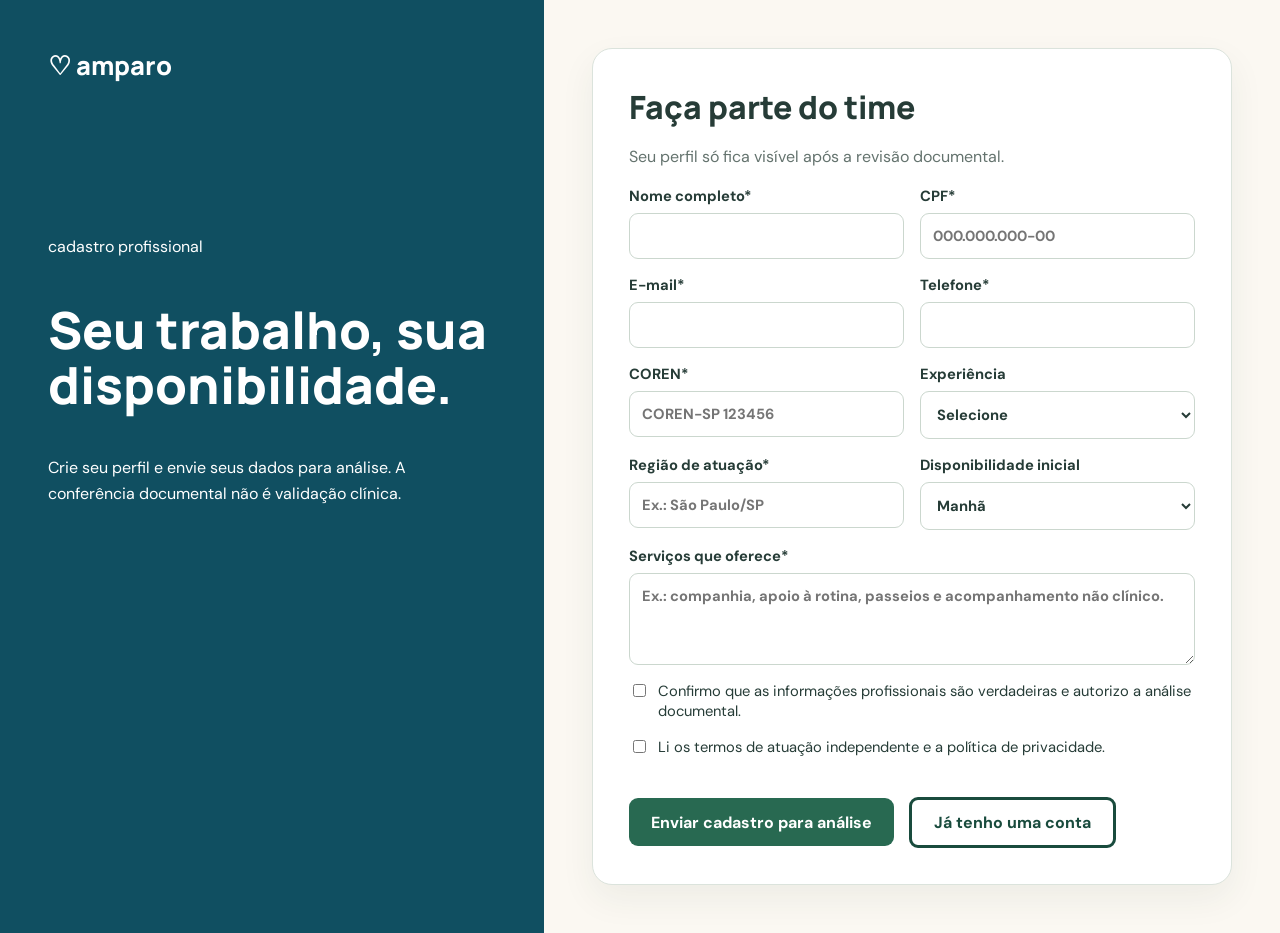
<file: pages/cadastro-cuidador.html>
<!doctype html>
<html lang="pt-BR">

<head>
    <meta charset="utf-8">
    <meta name="viewport" content="width=device-width,initial-scale=1">
    <title>Cadastro profissional | Amparo</title>
    <link rel="preconnect" href="https://fonts.googleapis.com">
    <link rel="preconnect" href="https://fonts.gstatic.com" crossorigin>
    <link
        href="https://fonts.googleapis.com/css2?family=DM+Sans:wght@400;500;600;700&family=Manrope:wght@600;700;800&display=swap"
        rel="stylesheet">
    <link rel="stylesheet" href="../style/core.css">
    <link rel="stylesheet" href="../style/acesso.css">
    <link rel="shortcut icon" href="../img/icon.svg" type="image/x-icon">
</head>

<body>
    <div class="access-shell">
        <aside class="access-aside"><a class="brand" href="../index.html">♡ amparo</a>
            <div>
                <p>cadastro profissional</p>
                <h1>Seu trabalho, sua disponibilidade.</h1>
                <p>Crie seu perfil e envie seus dados para análise. A conferência documental não é validação clínica.
                </p>
            </div>
        </aside>
        <main class="access-main">
            <section class="access-card">
                <h2>Faça parte do time</h2>
                <p>Seu perfil só fica visível após a revisão documental.</p>
                <form data-registration-form class="form-grid"><label>Nome completo*<input required
                            autocomplete="name"></label><label>CPF*<input required inputmode="numeric"
                            placeholder="000.000.000-00"></label><label>E-mail*<input required
                            type="email"></label><label>Telefone*<input required type="tel"></label><label>COREN*<input
                            required placeholder="COREN-SP 123456"></label><label>Experiência<select required>
                            <option value="">Selecione</option>
                            <option>Até 1 ano</option>
                            <option>2 a 5 anos</option>
                            <option>Mais de 5 anos</option>
                        </select></label><label>Região de atuação*<input required
                            placeholder="Ex.: São Paulo/SP"></label><label>Disponibilidade inicial<select required>
                            <option>Manhã</option>
                            <option>Tarde</option>
                            <option>Noite</option>
                            <option>Variável</option>
                        </select></label><label class="full">Serviços que oferece*<textarea required
                            placeholder="Ex.: companhia, apoio à rotina, passeios e acompanhamento não clínico."></textarea></label><label
                        class="checkbox full"><input required type="checkbox">Confirmo que as informações profissionais
                        são verdadeiras e autorizo a análise documental.</label><label class="checkbox full"><input
                            required type="checkbox">Li os termos de atuação independente e a política de
                        privacidade.</label>
                    <div class="full submit-row">
                        <button class="button" type="submit">Enviar cadastro para análise</button>
                        <a href="login.html">
                            <button class="button-2"> Já tenho uma conta</button>
                        </a>
                    </div>
                </form>
            </section>
        </main>
    </div>
    <script src="../js/acesso.js"></script>
</body>

</html>
</file>
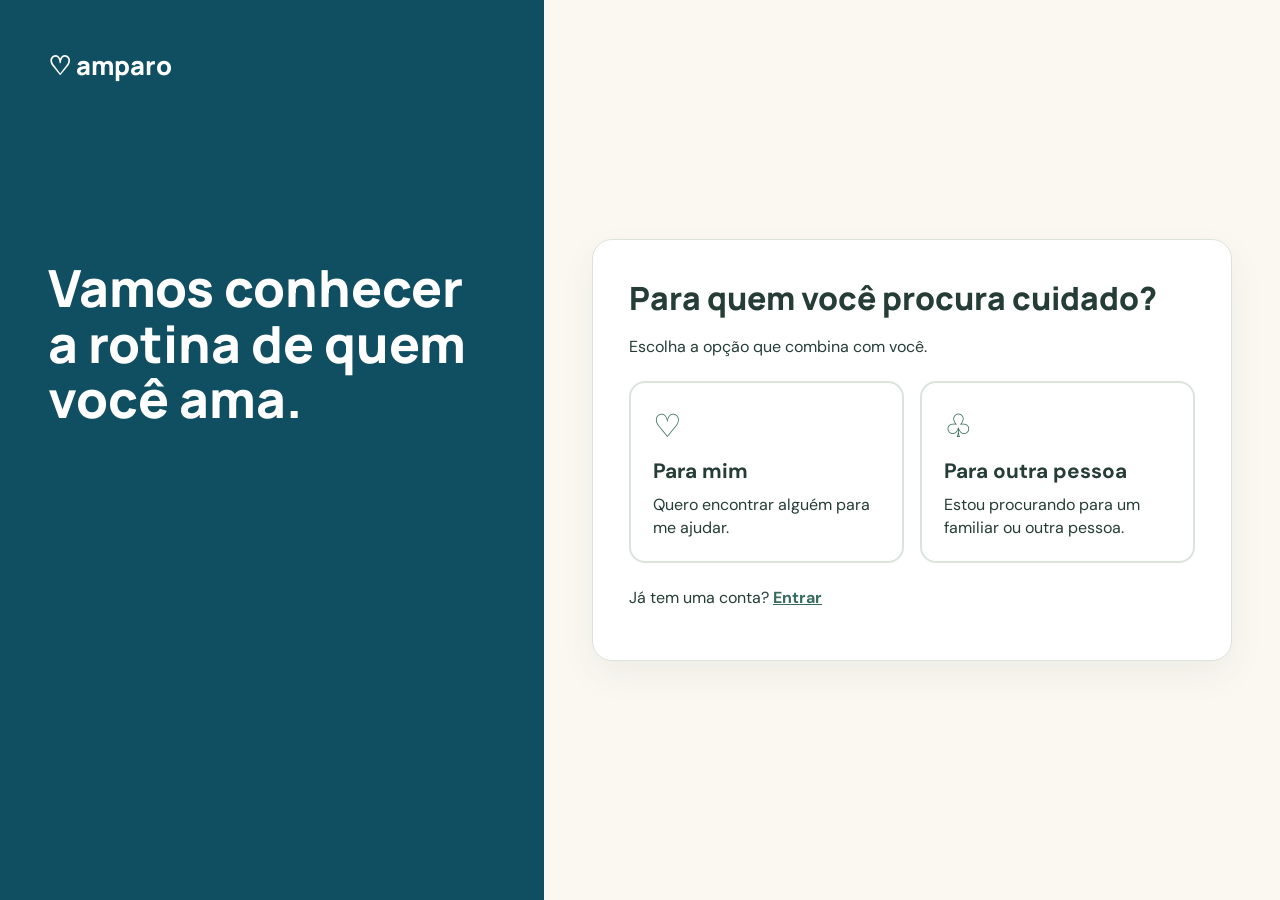
<file: pages/cadastro-usuario.html>
<!doctype html>
<html lang="pt-BR">

<head>
    <meta charset="utf-8">
    <meta name="viewport" content="width=device-width,initial-scale=1">
    <title>Cadastro da família | Amparo</title>
    <link rel="preconnect" href="https://fonts.googleapis.com">
    <link rel="preconnect" href="https://fonts.gstatic.com" crossorigin>
    <link
        href="https://fonts.googleapis.com/css2?family=DM+Sans:wght@400;500;600;700&family=Manrope:wght@600;700;800&display=swap"
        rel="stylesheet">
    <link rel="stylesheet" href="../style/core.css">
    <link rel="stylesheet" href="https://cdnjs.cloudflare.com/ajax/libs/font-awesome/6.7.2/css/all.min.css">
    <link rel="stylesheet" href="../style/acesso.css">
    <link rel="stylesheet" href="../style/mapa.css">
    <link rel="shortcut icon" href="../img/icon.svg" type="image/x-icon">
</head>

<body>
    <div class="access-shell">
        <aside class="access-aside"><a class="brand" href="../index.html">♡ amparo</a>
            <div>
                <h1>Vamos conhecer a rotina de quem você ama.</h1>
            </div>
        </aside>
        <main class="access-main">
            <section class="access-card">
                <div id="care-choice">
                    <h2>Para quem você procura cuidado?</h2>
                    <p>Escolha a opção que combina com você.</p>
                    <div class="care-choice-grid">
                        <button type="button" class="care-choice" data-care-for="self"><span aria-hidden="true">♡</span><strong>Para mim</strong><small>Quero encontrar alguém para me ajudar.</small></button>
                        <button type="button" class="care-choice" data-care-for="other"><span aria-hidden="true">♧</span><strong>Para outra pessoa</strong><small>Estou procurando para um familiar ou outra pessoa.</small></button>
                    </div>
                    <p>Já tem uma conta? <a href="login.html">Entrar</a></p>
                </div>
                <div id="registration-step" hidden>
                <button type="button" class="access-back" id="back-to-choice"><i class="fa-solid fa-arrow-left"></i> Voltar</button>
                <h2>Vamos começar?</h2>
                <p>Preencha os campos para continuar.</p>
                <p class="registration-choice" id="selected-service" hidden aria-live="polite"></p>
                <form data-family-registration class="form-grid">
                    <label>
                        Seu nome*
                        <input name="name" placeholder="Como podemos chamar você?" required autocomplete="name">
                    </label>
                    <label>
                        Telefone*
                        <input name="phone" placeholder="(11) 99999-9999" required type="tel" autocomplete="tel">
                    </label>
                    <label>
                        CPF*
                        <input name="cpf" placeholder="000.000.000-00" required type="text" autocomplete="cpf">
                    </label>
                    <label>
                        Crie uma senha*
                        <input name="senha" placeholder="Sua senha" required type="password" autocomplete="password">
                    </label>
                    <div class="full form-grid" id="recipient-fields" hidden><label>Nome de quem receberá o cuidado*<input name="recipient"></label><label>Qual é sua relação?<select name="relationship"><option value="">Selecione</option><option>Filho(a)</option><option>Familiar</option><option>Outra pessoa</option></select></label></div>
                    <label>Serviço desejado<select name="service" required>
                            <option>Banho e higiene</option>
                            <option>Troca de curativos</option>
                            <option>Acompanhamento</option>
                            <option>Cuidados do dia a dia</option>
                        </select></label><div class="address-field" data-address><label for="registration-location">Bairro e cidade*</label><div class="address-input-wrap"><input id="registration-location" name="location" data-address-input required autocomplete="off" placeholder="Ex.: São Paulo/SP"><div data-address-results hidden></div></div><div class="address-actions"><button type="button" class="location-button" data-address-geolocate><i class="fa-solid fa-location-crosshairs" aria-hidden="true"></i> Minha localização</button><button type="button" class="location-button" data-address-search><i class="fa-solid fa-magnifying-glass" aria-hidden="true"></i> Buscar</button></div><span data-address-status role="status"></span><small>Endereços © <a href="https://www.openstreetmap.org/copyright" target="_blank" rel="noopener">OpenStreetMap</a></small></div>
                    <div class="full submit-row">
                        <button class="button" type="submit">Continuar</button>
                        <a href="login.html">
                            <span class="button-2"> Já tenho uma conta</span>
                        </a>
                    </div>
                </form>
                </div>
            </section>
        </main>
    </div>
    <script src="../js/endereco.js"></script>
    <script src="../js/acesso.js"></script>
    <script src="../js/cadastro-familia.js"></script>
</body>

</html>
</file>
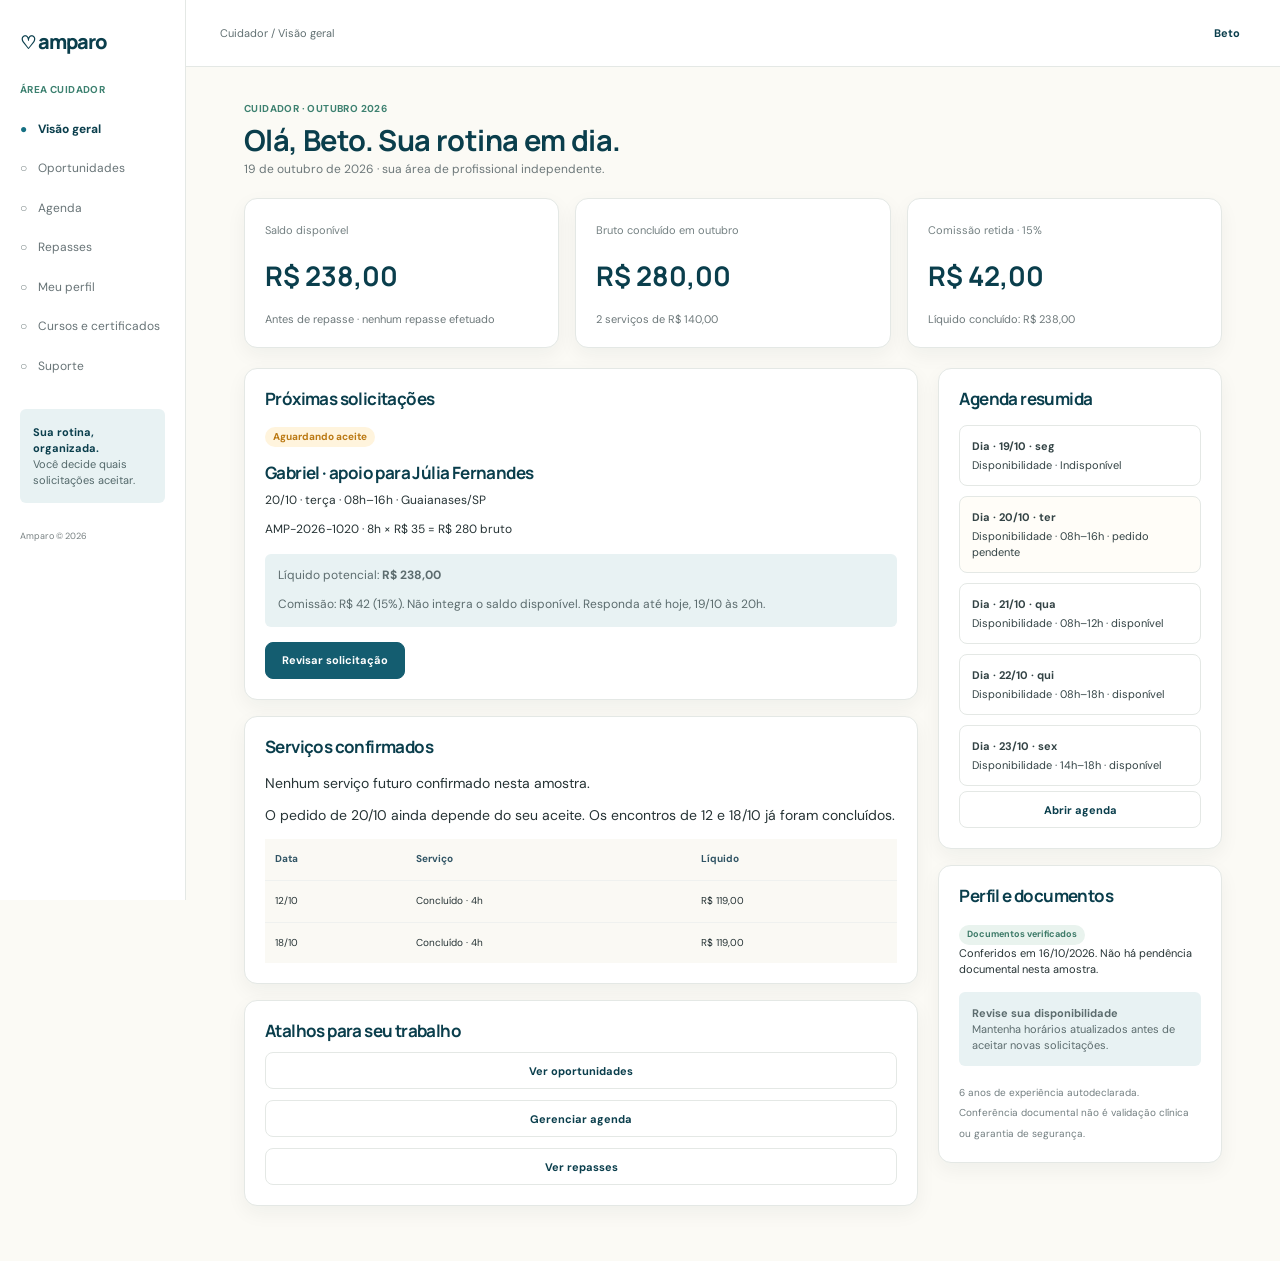
<file: pages/cuidador.html>
<!DOCTYPE html>
<html lang="pt-BR">

<head>
  <meta charset="UTF-8">
  <meta name="viewport" content="width=device-width, initial-scale=1.0">
  <meta name="description" content="Área profissional Amparo para oportunidades, agenda e repasses.">
  <title>Amparo | Área do cuidador</title>
  <link rel="preconnect" href="https://fonts.googleapis.com">
  <link rel="preconnect" href="https://fonts.gstatic.com" crossorigin>
  <link
    href="https://fonts.googleapis.com/css2?family=DM+Sans:wght@400;500;600;700&family=Manrope:wght@600;700;800&display=swap"
    rel="stylesheet">
  <link rel="stylesheet" href="../style/core.css">
  <link rel="stylesheet" href="../style/cuidador.css">
  <link rel="stylesheet" href="../style/cursos.css">
  <link rel="shortcut icon" href="../img/icon.svg" type="image/x-icon">
</head>

<body data-page="caregiver-dashboard">
  <a class="skip-link" href="#care-content">Pular para o conteúdo</a>
  <div class="care-app">
    <aside class="care-sidebar" id="care-sidebar">
      <a class="care-brand" href="../index.html"><span>♡</span> amparo</a>
      <p class="side-title">área cuidador</p>
      <nav class="care-nav" aria-label="Navegação do cuidador">
        <button class="care-nav-item active" data-screen="dashboard"><i>●</i> Visão geral</button>
        <button class="care-nav-item" data-screen="opportunities"><i>○</i> Oportunidades</button>
        <button class="care-nav-item" data-screen="agenda"><i>○</i> Agenda</button>
        <button class="care-nav-item" data-screen="payouts"><i>○</i> Repasses</button>
        <button class="care-nav-item" data-screen="profile"><i>○</i> Meu perfil</button>
        <button class="care-nav-item" data-screen="courses"><i>○</i> Cursos e certificados</button>
        <button class="care-nav-item" data-screen="support"><i>○</i> Suporte</button>
      </nav>
      <div class="care-tip"><b>Sua rotina, organizada.</b><br>Você decide quais solicitações aceitar.</div>
      <small>Amparo © 2026</small>
    </aside>
    <div class="care-page">
      <header class="care-topbar"><button class="care-mobile-menu" aria-label="Abrir menu"
          aria-expanded="false">☰</button><span id="care-breadcrumb">Cuidador / Visão geral</span><button
          data-toast="Opções da conta disponíveis em breve.">Beto</button></header>
      <main class="care-main" id="care-content" tabindex="-1">
        <section class="screen active" id="dashboard">
          <p class="kicker">cuidador · outubro 2026</p>
          <h1>Olá, Beto. Sua rotina em dia.</h1>
          <p class="intro">19 de outubro de 2026 · sua área de profissional independente.</p>
          <div class="metric-grid">
            <article><span>Saldo disponível</span><strong>R$ 238,00</strong>
              <p>Antes de repasse · nenhum repasse efetuado</p>
            </article>
            <article><span>Bruto concluído em outubro</span><strong>R$ 280,00</strong>
              <p>2 serviços de R$ 140,00</p>
            </article>
            <article><span>Comissão retida · 15%</span><strong>R$ 42,00</strong>
              <p>Líquido concluído: R$ 238,00</p>
            </article>
          </div>
          <div class="care-columns">
            <div class="care-stack">
              <article class="care-card pending-request">
                <h2>Próximas solicitações</h2><em>Aguardando aceite</em>
                <h3>Gabriel · apoio para Júlia Fernandes</h3>
                <p>20/10 · terça · 08h–16h · Guaianases/SP</p>
                <p>AMP-2026-1020 · 8h × R$ 35 = R$ 280 bruto</p>
                <div class="callout">
                  <p>Líquido potencial: <b>R$ 238,00</b></p>
                  <p>Comissão: R$ 42 (15%). Não integra o saldo disponível. Responda até hoje, 19/10 às 20h.</p>
                </div><button class="care-primary" data-screen-go="review">Revisar solicitação</button>
              </article>
              <article class="care-card">
                <h2>Serviços confirmados</h2>
                <p>Nenhum serviço futuro confirmado nesta amostra.</p>
                <p>O pedido de 20/10 ainda depende do seu aceite. Os encontros de 12 e 18/10 já foram concluídos.</p>
                <table class="small-table">
                  <thead>
                    <tr>
                      <th>Data</th>
                      <th>Serviço</th>
                      <th>Líquido</th>
                    </tr>
                  </thead>
                  <tbody>
                    <tr>
                      <td>12/10</td>
                      <td>Concluído · 4h</td>
                      <td>R$ 119,00</td>
                    </tr>
                    <tr>
                      <td>18/10</td>
                      <td>Concluído · 4h</td>
                      <td>R$ 119,00</td>
                    </tr>
                  </tbody>
                </table>
              </article>
              <article class="care-card quick-links">
                <h2>Atalhos para seu trabalho</h2><button class="care-secondary" data-screen-go="opportunities">Ver
                  oportunidades</button><button class="care-secondary" data-screen-go="agenda">Gerenciar
                  agenda</button><button class="care-secondary" data-screen-go="payouts">Ver repasses</button>
              </article>
            </div>
            <aside class="care-aside">
              <article class="care-card">
                <h2>Agenda resumida</h2>
                <div class="agenda-list">
                  <p><b>Dia · 19/10 · seg</b>Disponibilidade · Indisponível</p>
                  <p class="agenda-pending"><b>Dia · 20/10 · ter</b>Disponibilidade · 08h–16h · pedido pendente</p>
                  <p><b>Dia · 21/10 · qua</b>Disponibilidade · 08h–12h · disponível</p>
                  <p><b>Dia · 22/10 · qui</b>Disponibilidade · 08h–18h · disponível</p>
                  <p><b>Dia · 23/10 · sex</b>Disponibilidade · 14h–18h · disponível</p>
                </div><button class="care-secondary" data-screen-go="agenda">Abrir agenda</button>
              </article>
              <article class="care-card">
                <h2>Perfil e documentos</h2><span class="pill green">Documentos verificados</span>
                <p>Conferidos em 16/10/2026. Não há pendência documental nesta amostra.</p>
                <div class="callout"><b>Revise sua disponibilidade</b><br> Mantenha horários atualizados antes de
                  aceitar novas solicitações.</div><small>6 anos de experiência autodeclarada. Conferência documental
                  não é validação clínica ou garantia de segurança.</small>
              </article>
            </aside>
          </div>
        </section>

        <section class="screen" id="opportunities">
          <p class="kicker">cuidador · outubro 2026</p>
          <h1>Oportunidades perto de você</h1>
          <p class="intro">Escolha o que combina com sua disponibilidade. Todos os valores são demonstrativos.</p>
          <form class="opportunity-filters" id="opportunity-filter"><label>Localização<input
                value="São Paulo · até 5 km"></label><label>Data<input
                value="20–25/10/2026"></label><label>Duração<input value="4–8 horas"></label><label>Modalidade<input
                value="Companhia e rotina"></label></form>
          <div class="care-columns opportunity-layout">
            <div id="opportunity-list" class="care-stack"></div>
            <aside class="care-aside">
              <article class="care-card">
                <h2>Antes de aceitar</h2>
                <div class="callout"><b>Líquido não é saldo disponível</b><br><br>Valores futuros só integram seus
                  ganhos após o atendimento concluído. O pedido de 20/10 ainda aguarda aceite.</div>
                <p>Confira horário, escopo, deslocamento e política de cancelamento. Não compartilhe dados pessoais pelo
                  feed.</p><button class="care-secondary" data-screen-go="agenda">Revisar disponibilidade</button>
              </article>
              <article class="care-card">
                <h2>Seus filtros</h2>
                <p>3 resultados nesta amostra fictícia.<br>Região: São Paulo/SP<br>Perfil: Beto</p><span
                  class="pill green">Documentos verificados</span>
                <p>Conferidos em 16/10/2026. Experiência autodeclarada; sem validação clínica.</p>
              </article>
            </aside>
          </div>
        </section>

        <section class="screen" id="review">
          <p class="kicker">cuidador · outubro 2026</p>
          <h1>Revise antes de aceitar</h1>
          <p class="intro">AMP-2026-1020 · recebida em 19/10/2026 às 09h41 · etapa de revisão.</p>
          <div class="care-columns">
            <div class="care-stack">
              <article class="care-card">
                <h2>Pedido de companhia e rotina</h2><em>Aguardando aceite</em>
                <h3 class="client-name">Júlia Fernandes · 70 anos</h3>
                <p>Responsável: Gabriel Sena</p>
                <p>Terça, 20/10/2026 · 08h–16h · 8 horas</p>
                <p>Guaianases · São Paulo/SP</p>
                <div class="callout"><b>Endereço exato protegido</b><br><br>A localização completa só será exibida após
                  a confirmação da contratação. Antes de aceitar, considere seu deslocamento para a região.</div>
              </article>
              <article class="care-card">
                <h2>Escopo combinado</h2>
                <ul>
                  <li>✓ Companhia e conversas</li>
                  <li>✓ Apoio ao almoço e à hidratação</li>
                  <li>✓ Passeio leve, respeitando o ritmo de Helena</li>
                  <li>✓ Apoio à mobilidade com bengala</li>
                </ul>
                <div class="callout"><b>Não incluído</b><br><br>Procedimentos médicos, enfermagem, administração clínica
                  de medicamentos ou atendimento de emergência. Solicite esclarecimentos se houver necessidades fora do
                  escopo.</div>
              </article>
              <article class="care-card">
                <h2>Disponibilidade e revisão</h2><span class="pill green">Sem conflito identificado</span>
                <p>Agenda checada em 19/10 às 09h45: a faixa de 20/10, 08h–16h, está disponível. Nenhum outro serviço
                  confirmado nesse intervalo.</p>
                <p>Você precisa estar disponível durante todas as 8 horas e avaliar se consegue realizar o apoio
                  combinado. A checagem de agenda não substitui sua confirmação.</p><label class="confirm-check"><input
                    id="availability-confirm" type="checkbox"> ✓ Confirmo minha disponibilidade em 20/10, 08h–16h, e
                  revisei o escopo e o deslocamento.</label>
                <p>Ao aceitar, você concorda com os termos de profissional independente e a política de cancelamento.
                  Não há vínculo empregatício; sua atuação e responsabilidades permanecem independentes.</p>
                <div class="button-list"><button class="care-primary" id="accept-request">Aceitar
                    solicitação</button><button class="care-secondary" id="decline-request">Recusar</button></div>
                <small>Revisão pronta. Nenhum aceite foi concluído nesta tela.</small>
              </article>
            </div>
            <aside class="care-aside">
              <article class="care-card finance-summary">
                <h2>Resumo financeiro</h2>
                <p>8h × R$ 35,00</p>
                <p>Bruto · R$ 280,00</p>
                <p>Comissão 15% · − R$ 42,00</p><strong>Líquido · R$ 238</strong>
                <p>Líquido potencial, não disponível. A família paga R$ 280, sem taxa extra.</p>
                <div class="warning-box">Responder até 19/10 às 20h<br><br>Após seu aceite, a contratação confirma e o
                  Visa •••• 4242 é capturado. Sem aceite, a reserva é liberada.</div>
              </article>
              <article class="care-card">
                <h2>Cancelamento</h2>
                <p>Antes do aceite: recusa, expiração ou cancelamento liberam a reserva sem custo. Após aceite, até 12h
                  antes: reembolso integral de R$ 280. Menos de 12h: retenção de 20% (R$ 56) e reembolso de R$ 224.</p>
              </article>
              <article class="care-card">
                <h2>Precisa esclarecer algo?</h2>
                <p>O suporte pode ajudar a revisar o pedido. Documentos conferidos não são garantia de segurança.</p>
                <button class="care-secondary" data-screen-go="support">Falar com o suporte</button>
              </article>
            </aside>
          </div>
        </section>

        <section class="screen" id="agenda">
          <p class="kicker">cuidador · outubro 2026</p>
          <h1 id="agenda-title">Agenda semanal</h1>
          <p id="agenda-subtitle" class="intro">19–25 de outubro de 2026 · organize seus horários sem confundir pedidos
            com confirmações.</p>
          <div class="agenda-controls"><button>‹ <span id="agenda-period">19–25 outubro</span> ›</button><button
              class="selected" data-agenda-mode="week">Semana · selecionado</button><button
              data-agenda-mode="month">Mês</button><button data-toast="Editor de disponibilidade em breve.">Gerir
              disponibilidade</button></div>
          <div id="agenda-week" class="agenda-mode active">
            <article class="care-card">
              <h2>Sua semana</h2>
              <div class="legend"><span>Disponível</span><span>Pendente · não
                  confirmado</span><span>Confirmado</span><span>Indisponível</span></div>
              <div class="week-grid">
                <article class="unavailable"><b>Segunda 19/10</b>
                  <p>Dia inteiro</p>
                  <p>Indisponível</p>
                </article>
                <article class="pending"><b>Terça 20/10</b>
                  <p>08h–16h</p>
                  <p>Pedido pendente</p><small>AMP-2026-1020<br>Companhia e rotina<br>8 horas</small><em>Aguardando seu
                    aceite</em>
                </article>
                <article class="available"><b>Quarta 21/10</b>
                  <p>08h–12h</p>
                  <p>Disponível</p><small>Fora desta faixa: indisponível</small>
                </article>
                <article class="available"><b>Quinta 22/10</b>
                  <p>08h–18h</p>
                  <p>Disponível</p><small>Fora desta faixa: indisponível</small>
                </article>
                <article class="available"><b>Sexta 23/10</b>
                  <p>14h–18h</p>
                  <p>Disponível</p><small>Fora desta faixa: indisponível</small>
                </article>
                <article class="unavailable"><b>Sábado 24/10</b>
                  <p>Dia inteiro</p>
                  <p>Indisponível</p>
                </article>
                <article class="unavailable"><b>Domingo 25/10</b>
                  <p>Dia inteiro</p>
                  <p>Indisponível</p>
                </article>
              </div>
              <p>Não há serviços confirmados nesta semana na amostra. A disponibilidade de 20/10 permanece sujeita à sua
                revisão.</p>
            </article>
            <div class="schedule-warning">Conflitos de horário<br><br>Nenhum conflito confirmado no pedido de 20/10.
              Alterar a disponibilidade para 08h–16h enquanto ele estiver pendente exige revisar a solicitação; um
              pedido pendente não confirma contratação.</div>
            <article class="care-card availability-card">
              <h2>Gestão de disponibilidade</h2>
              <table>
                <thead>
                  <tr>
                    <th>Dia</th>
                    <th>Faixa</th>
                    <th>Estado</th>
                  </tr>
                </thead>
                <tbody>
                  <tr>
                    <td>20/10</td>
                    <td>08h–16h</td>
                    <td>Disponível com solicitação pendente</td>
                  </tr>
                  <tr>
                    <td>21/10</td>
                    <td>08h–12h</td>
                    <td>Disponível</td>
                  </tr>
                  <tr>
                    <td>22/10</td>
                    <td>08h–18h</td>
                    <td>Disponível</td>
                  </tr>
                  <tr>
                    <td>23/10</td>
                    <td>14h–18h</td>
                    <td>Disponível</td>
                  </tr>
                </tbody>
              </table><button class="care-secondary"
                data-toast="Nova faixa de horário adicionada em modo demonstrativo.">Adicionar faixa de horário</button>
              <p>Atualizado em 19/10/2026. Dias 19, 24 e 25 indisponíveis.</p>
            </article>
          </div>
          <div id="agenda-month" class="agenda-mode">
            <div class="care-columns">
              <article class="care-card">
                <h2>Outubro 2026</h2>
                <div class="calendar-head">
                  <span>Seg</span><span>Ter</span><span>Qua</span><span>Qui</span><span>Sex</span><span>Sáb</span><span>Dom</span>
                </div>
                <div class="calendar-grid" id="calendar-grid"></div>
                <div class="legend month-legend">
                  <span>Concluído</span><span>Pendente</span><span>Disponível</span><span>Indisponível</span></div>
                <p>12 e 18/10: concluídos. 20/10: pedido pendente. Disponível: 21, 22 e 23. Indisponível: 19, 24 e 25.
                </p>
              </article>
              <aside class="care-aside">
                <article class="care-card">
                  <h2>Terça, 20 de outubro</h2><em>Aguardando aceite</em>
                  <h3>08h–16h · 8 horas</h3>
                  <p>Gabriel · apoio para Helena<br>Guaianases/SP</p>
                  <p>AMP-2026-1020<br>R$ 280 bruto · R$ 42 taxa<br>R$ 238 líquido potencial</p>
                  <div class="callout"><b>Ainda não confirmado</b><br><br>Responda até 19/10 às 20h. Endereço exato
                    protegido até confirmação.</div><button class="care-primary" data-screen-go="review">Revisar
                    solicitação</button>
                </article>
                <article class="care-card">
                  <h2>Disponibilidade do dia</h2>
                  <p>20/10 · 08h–16h disponível, com solicitação pendente. Fora desta faixa: indisponível.</p><button
                    class="care-secondary">Gerir disponibilidade</button>
                  <div class="warning-box">Conflito de agenda<br><br>Nenhum conflito confirmado. Revise o pedido antes
                    de bloquear essa faixa.</div>
                </article>
              </aside>
            </div>
          </div>
        </section>

        <section class="screen" id="payouts">
          <p class="kicker">cuidador · outubro 2026</p>
          <h1>Repasses e dados bancários</h1>
          <p class="intro">Beto · ganhos concluídos e destino do seu repasse.</p>
          <div class="metric-grid">
            <article><span>Saldo disponível</span><strong>R$ 238,00</strong>
              <p>2 encontros concluídos · antes de repasse</p>
            </article>
            <article><span>Repasses efetuados</span><strong>R$ 0,00</strong>
              <p>Nenhum repasse nesta amostra pessoal</p>
            </article>
            <article><span>Líquido futuro potencial</span><strong>R$ 238,00</strong>
              <p>20/10 pendente · não disponível</p>
            </article>
          </div>
          <div class="care-columns">
            <div class="care-stack">
              <article class="care-card statement">
                <h2>Extrato dos atendimentos</h2><label>Período<input value="Outubro 2026"></label>
                <table>
                  <thead>
                    <tr>
                      <th>Encontro</th>
                      <th>Bruto</th>
                      <th>Taxa 15%</th>
                      <th>Líquido</th>
                      <th>Estado</th>
                    </tr>
                  </thead>
                  <tbody>
                    <tr>
                      <td>12/10 · 4h</td>
                      <td>R$ 140</td>
                      <td>R$ 21</td>
                      <td>R$ 119</td>
                      <td>Concluído · disponível</td>
                    </tr>
                    <tr>
                      <td>18/10 · 4h</td>
                      <td>R$ 140</td>
                      <td>R$ 21</td>
                      <td>R$ 119</td>
                      <td>Concluído · disponível</td>
                    </tr>
                    <tr>
                      <td>20/10 · 8h</td>
                      <td>R$ 280</td>
                      <td>R$ 42</td>
                      <td>R$ 238</td>
                      <td>Potencial · pendente</td>
                    </tr>
                  </tbody>
                </table>
                <div class="callout"><b>Pendência não compõe saldo</b><br><br>O líquido de 20/10 não está disponível. A
                  captura do cartão depende do aceite e os ganhos, da conclusão do serviço.</div>
              </article>
              <article class="care-card">
                <h2>Solicitar repasse</h2>
                <h3 class="payout-amount">R$ 238,00 disponíveis</h3>
                <p>Destino: PIX de Beto · CPF •••.•••.•••-72</p>
                <p>Prazo demonstrativo: até 2 dias úteis após solicitação e validação. Consulte o status do
                  processamento no extrato.</p><button class="care-primary" id="request-payout">Solicitar
                  repasse</button><small id="payout-state">Nenhum repasse solicitado ou efetuado nesta
                  representação.</small>
              </article>
              <article class="care-card">
                <h2>Alteração de conta · revisão</h2><label>Novo destino<input
                    value="Não informado · manter conta atual"></label>
                <p>Alterações exigem confirmação de identidade e validação de titularidade antes de ativar o novo
                  destino. Não há alteração aplicada.</p><button class="care-secondary"
                  data-toast="Fluxo de validação iniciado em modo demonstrativo.">Iniciar validação</button>
              </article>
            </div>
            <aside class="care-aside">
              <article class="care-card">
                <h2>Conta e PIX</h2><span class="pill green">Destino</span>
                <h3>Beto</h3>
                <p>Banco: 260 · Nu Pagamentos<br>Agência: ••••1<br>Conta: ••••••••-4<br>PIX CPF: •••.•••.•••-72</p>
                <p>Titularidade: mesma pessoa do cadastro.<br>Destino ativo para o próximo repasse.</p><button
                  class="care-secondary">Revisar dados bancários</button>
              </article>
              <article class="care-card">
                <h2>Cuidados com seus dados</h2>
                <div class="callout"><b>Não compartilhe códigos</b><br><br>O suporte não solicita sua senha nem códigos
                  de confirmação por mensagens. Use apenas a área autenticada para alterar seu destino.</div>
                <p>Se não reconhecer uma alteração, contate o suporte e peça revisão do acesso.</p><button
                  class="care-secondary" data-screen-go="support">Falar com o suporte</button>
              </article>
            </aside>
          </div>
        </section>

        <section class="screen" id="profile">
          <p class="kicker">cuidador · outubro 2026</p>
          <h1>Seu perfil profissional</h1>
          <p class="intro">Mantenha informações e disponibilidade atualizadas para receber oportunidades compatíveis.
          </p>
          <article class="care-card profile-card"><img src="../img/retrato-enfermeiro.webp" alt="Beto">
            <div>
              <h2>Beto</h2>
              <p>Guaianases · São Paulo/SP</p><span class="pill green">Documentos verificados</span><span
                class="pill green">Experiência autodeclarada</span>
              <p>6 anos de experiência com pessoas idosas. Companhia, apoio à rotina e passeios acompanhados.</p><button
                class="care-primary" data-toast="Perfil salvo em modo demonstrativo.">Salvar alterações</button>
            </div>
          </article>
        </section>
        <section class="screen" id="support">
          <p class="kicker">cuidador · outubro 2026</p>
          <h1>Como podemos ajudar?</h1>
          <p class="intro">Dúvidas sobre oportunidades, agenda ou repasses podem ser resolvidas aqui.</p>
          <article class="care-card support-card">
            <h2>Suporte Amparo</h2>
            <p>Não compartilhe senhas, códigos ou dados bancários por mensagens. Para contestar uma solicitação ou
              revisar dados, use os canais oficiais.</p><button class="care-primary"
              data-toast="Mensagem de suporte preparada em modo demonstrativo.">Falar com o suporte</button>
          </article>
        </section>
        <section class="screen" id="courses">
          <p class="kicker">cuidador · formação contínua</p>
          <h1>Seus cursos e certificados</h1>
          <p class="intro">Conteúdos de apoio à atuação independente; não substituem habilitação profissional ou
            orientação clínica.</p>
          <div class="metric-grid">
            <article><span>Progresso total</span><strong id="course-progress">1 de 3</strong>
              <p>Curso concluído</p>
            </article>
            <article><span>Certificados</span><strong id="certificate-count">1</strong>
              <p>Disponíveis no seu perfil</p>
            </article>
            <article><span>Próximo conteúdo</span><strong>32 min</strong>
              <p>Comunicação acolhedora</p>
            </article>
          </div>
          <div class="course-grid">
            <article class="care-card course-card"><span class="pill green">Concluído · certificado</span>
              <h2>Rotina com presença</h2>
              <p>Videoaulas e e-book sobre companhia, limites e organização de encontros.</p>
              <a href="../certificados/Certificado Amparo - Rotina com presença.pdf">
                <button
                  class="care-secondary" data-certificate="Rotina com presença">Ver certificado
                </button>
              </a>
            </article>
            <article class="care-card course-card"><span class="pill">Em andamento · 40%</span>
              <h2>Comunicação acolhedora</h2>
              <p>Videoaulas sobre escuta, combinados e comunicação respeitosa com famílias.</p><button
                class="care-primary" data-complete-course="Comunicação acolhedora">Concluir curso</button>
            </article>
            <article class="care-card course-card"><span class="pill">Disponível</span>
              <h2>Segurança na rotina</h2>
              <p>E-book com boas práticas para identificar limites e orientar a busca por suporte adequado.</p>
              <a href="../ebook/E-book Segurança na rotina - Amparo.pdf">
                <button
                  class="care-secondary" data-toast="E-book aberto em modo demonstrativo.">Ler e-book
                </button>
              </a>
            </article>
          </div>
          <article class="care-card certificate-note">
            <h2>Como o certificado aparece</h2>
            <p>Ao concluir os módulos e a atividade final, o perfil recebe o selo “Curso concluído”. Emissão
              demonstrativa nesta versão.</p>
          </article>
        </section>
      </main>
    </div>
  </div>
  <div class="care-toast" id="care-toast" role="status" aria-live="polite"></div>
  <script src="../js/cuidador.js"></script>
</body>

</html>
</file>
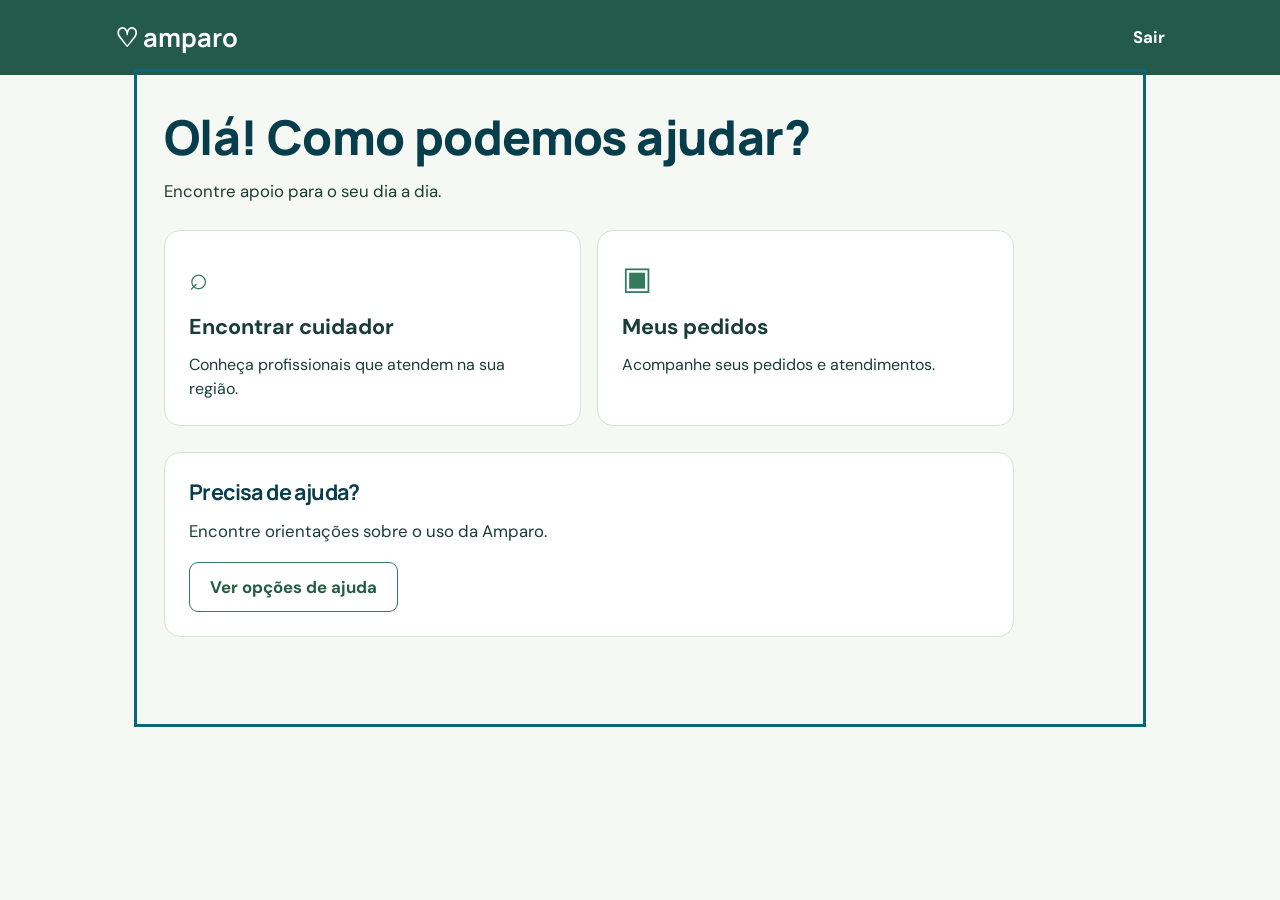
<file: pages/familia.html>
<!DOCTYPE html>
<html lang="pt-BR">

<head>
    <meta charset="UTF-8">
    <meta name="viewport" content="width=device-width, initial-scale=1.0">
    <meta name="description" content="Área da família Amparo para organizar pedidos de cuidado.">
    <title>Amparo | Área da família</title>
    <link rel="preconnect" href="https://fonts.googleapis.com">
    <link rel="preconnect" href="https://fonts.gstatic.com" crossorigin>
    <link
        href="https://fonts.googleapis.com/css2?family=DM+Sans:wght@400;500;600;700&family=Manrope:wght@600;700;800&display=swap"
        rel="stylesheet">
    <link rel="stylesheet" href="../style/core.css">
    <link rel="stylesheet" href="https://cdnjs.cloudflare.com/ajax/libs/font-awesome/6.7.2/css/all.min.css">
    <link rel="stylesheet" href="../style/familia.css">
    <link rel="stylesheet" href="../style/mapa.css">
    <link rel="stylesheet" href="../style/familia-simples.css">
    <link rel="shortcut icon" href="../img/icon.svg" type="image/x-icon">
</head>

<body data-page="family-dashboard">
    <a class="skip-link" href="#simple-content">Pular para o conteúdo</a>
    <div class="simple-family" id="family-simple">
        <header class="simple-header"><a href="../index.html" class="simple-brand">♡ amparo</a><a
                href="../index.html">Sair</a></header>
        <main id="simple-content" class="simple-main" tabindex="-1">
            <section data-screen="overview">
                <h1 id="family-welcome">Olá! Como podemos ajudar?</h1>
                <p id="family-intro">Encontre apoio para o seu dia a dia.</p>
                <div class="simple-grid"><button class="simple-choice" type="button" data-open="search"><span
                            aria-hidden="true">⌕</span><strong>Encontrar cuidador</strong><small>Conheça profissionais
                            que atendem na sua região.</small></button><button class="simple-choice" type="button"
                        data-open="requests"><span aria-hidden="true">▣</span><strong>Meus
                            pedidos</strong><small>Acompanhe seus pedidos e atendimentos.</small></button></div>
                <article class="simple-card">
                    <h2>Precisa de ajuda?</h2>
                    <p>Encontre orientações sobre o uso da Amparo.</p><button class="simple-secondary" type="button"
                        data-open="help">Ver opções de ajuda</button>
                </article>
            </section>
            <section data-screen="search" hidden><button class="simple-back" type="button" data-open="overview"><i class="fa-solid fa-arrow-left"></i> Voltar
                    ao início</button>
                <h1>Encontre seu cuidador</h1>
                <p>Confira o serviço e a região desejados.</p>
                <form id="simple-filter" class="simple-card simple-fields"><label>Serviço<select name="service">
                            <option>Banho e higiene</option>
                            <option>Troca de curativos</option>
                            <option>Acompanhamento</option>
                            <option>Cuidados do dia a dia</option>
                        </select></label><div class="address-field" data-address><label for="family-search-location">Bairro e cidade</label><div class="address-input-wrap"><input id="family-search-location" name="location" data-address-input autocomplete="off" placeholder="Informe sua região"><div data-address-results hidden></div></div><div class="address-actions"><button type="button" class="location-button" data-address-geolocate><i class="fa-solid fa-location-crosshairs" aria-hidden="true"></i> Minha localização</button><button type="button" class="location-button" data-address-search><i class="fa-solid fa-magnifying-glass" aria-hidden="true"></i> Buscar</button></div><span data-address-status role="status"></span><small>Endereços © <a href="https://www.openstreetmap.org/copyright" target="_blank" rel="noopener">OpenStreetMap</a></small></div><button class="simple-primary"
                        type="submit">Atualizar busca</button></form>
                <div id="simple-results" aria-live="polite"></div>
                <details class="simple-card">
                    <summary>Ver mapa da região</summary><iframe id="simple-map" title="Mapa ilustrativo da região"
                        loading="lazy" referrerpolicy="no-referrer-when-downgrade"
                        src="https://www.google.com/maps?q=São%20Paulo%2C%20SP&output=embed"></iframe>
                </details>
            </section>
            <section data-screen="profile" hidden><button class="simple-back" type="button" data-open="search"><i class="fa-solid fa-arrow-left"></i> Voltar
                    à busca</button>
                <article class="simple-card">
                    <div class="simple-person">
                        <div>
                            <h1 id="simple-profile-name"></h1>
                            <p id="simple-profile-location"></p>
                        </div>
                    </div>
                    <h2>Como posso ajudar</h2>
                    <p id="simple-profile-services"></p><button class="simple-primary" type="button"
                        data-open="request">Solicitar atendimento</button>
                </article>
            </section>
            <section data-screen="request" hidden><button class="simple-back" type="button" data-open="profile"><i class="fa-solid fa-arrow-left"></i> Voltar
                    ao perfil</button>
                <h1>Quando e onde precisa de ajuda?</h1>
                <p>Confira os detalhes antes de continuar.</p>
                <form id="simple-request" class="simple-card">
                    <div class="simple-fields"><label>Data<input name="date" type="date"
                                required></label><label>Horário<input name="time" type="time" required></label></div>
                    <label>Endereço<input name="address" required autocomplete="street-address"></label><label>Alguma
                        informação importante? <textarea name="notes" rows="3"
                            placeholder="Opcional"></textarea></label><button class="simple-primary"
                        type="submit">Revisar pedido</button>
                </form>
            </section>
            <section data-screen="review" hidden><button class="simple-back" type="button" data-open="request">← Alterar
                    informações</button>
                <h1>Confira seu pedido</h1>
                <article class="simple-card" id="simple-review"></article><button class="simple-primary" type="button"
                    id="simulate-request">Confirmar pedido</button>
            </section>
            <section data-screen="sent" hidden>
                <div class="simple-notice">✓ Pedido preparado</div>
                <h1>Confira seus pedidos</h1>
                <button class="simple-primary" type="button"
                    data-open="requests">Ver meus pedidos</button>
            </section>
            <section data-screen="requests" hidden><button class="simple-back" type="button" data-open="overview"><i class="fa-solid fa-arrow-left"></i>
                    Voltar ao início</button>
                <h1>Meus pedidos</h1>
                <div id="simple-requests" class="simple-card"></div><button class="simple-secondary" type="button"
                    data-open="search">Encontrar cuidador</button>
            </section>
            <section data-screen="help" hidden><button class="simple-back" type="button" data-open="overview"><i class="fa-solid fa-arrow-left"></i>Voltar
                    ao início</button>
                <h1>Como podemos ajudar?</h1>
                <article class="simple-card">
                    <p>O canal de atendimento ainda não está disponível.</p>
                </article>
            </section>
        </main>
    </div>
    <div class="app-shell" hidden>
        <aside class="sidebar" id="sidebar">
            <a class="brand" href="../index.html"><span>♡</span> amparo</a>
            <p class="sidebar-label">área família</p>
            <nav class="side-nav" aria-label="Navegação da família">
                <button class="nav-item active" data-view="overview"><span>●</span> Visão geral</button>
                <button class="nav-item" data-view="search"><span>○</span> Buscar cuidadores</button>
                <button class="nav-item" data-view="contracts"><span>○</span> Contratações</button>
                <button class="nav-item" data-view="finance"><span>○</span> Financeiro</button>
                <button class="nav-item" data-view="support"><span>○</span> Suporte</button>
            </nav>
            <div class="side-help"><strong>Estamos por perto.</strong><br>O cuidado começa com uma boa conversa.</div>
            <small>Amparo © 2026 · Dados fictícios</small>
        </aside>
        <div class="page-area">
            <header class="topbar"><button class="mobile-menu" aria-label="Abrir menu"
                    aria-expanded="false">☰</button><span id="breadcrumb">Família / Visão geral</span><button
                    class="account" data-toast="Menu de conta em breve.">Gabriel Sena</button></header>
            <main class="main-content" id="family-content" tabindex="-1">
                <section class="view active" id="overview">
                    <p class="eyebrow">família · são paulo/sp</p>
                    <h1>Olá, Gabriel. Vamos cuidar juntos?</h1>
                    <p class="subtitle">Encontre apoio para a rotina de Júlia Fernandes, com clareza em cada etapa.</p>
                    <div class="hero-card">
                        <div>
                            <h2>Mais presença. Mais tranquilidade na rotina.</h2>
                            <p>Cuidadores para companhia e apoio no dia a dia, perto de quem você ama.</p><label
                                class="location-field">Onde você precisa de apoio?<input id="family-location"
                                    value="Guaianases, São Paulo/SP" list="family-sp-regions"
                                    aria-label="Localização"><datalist id="family-sp-regions">
                                    <option value="Guaianases, São Paulo/SP">
                                    <option value="Vila Olímpia, São Paulo/SP">
                                    <option value="Moema, São Paulo/SP">
                                    <option value="Pinheiros, São Paulo/SP">
                                    <option value="Tatuapé, São Paulo/SP">
                                    <option value="Saúde, São Paulo/SP">
                                </datalist></label><button class="secondary" id="family-use-location" type="button">Usar
                                minha localização</button><button class="primary" data-go="search">⌕ &nbsp; Encontrar
                                cuidadores</button>
                        </div><img src="../img/fundo-index.jpg" alt="Cuidadora conversa com senhora em casa">
                    </div>
                    <div class="service-row">
                        <article><span aria-hidden="true"><i class="fa-solid fa-mug-hot"></i></span>
                            <h3>Companhia e rotina</h3>
                            <p>Conversas, refeições e passeios</p>
                        </article>
                        <article><span>☼</span>
                            <h3>Apoio durante o dia</h3>
                            <p>Presença em períodos diurnos</p>
                        </article>
                        <article><span>☾</span>
                            <h3>Acompanhamento noturno</h3>
                            <p>Apoio à rotina da noite</p>
                        </article>
                    </div>
                    <div class="two-columns overview-grid">
                        <div>
                            <article class="card request-card">
                                <h2>Próxima solicitação</h2><span class="status waiting">Aguardando aceite</span>
                                <h3>Beto · companhia e rotina</h3>
                                <p>Para Júlia Fernandes &nbsp;·&nbsp; 20/10 · 08h às 16h</p><strong>Total · 8 horas · R$
                                    280,00</strong>
                                <div class="info-note"><b>Ainda não é uma contratação confirmada</b>Você receberá a
                                    confirmação quando Beto aceitar. Não há cobrança definitiva antes do aceite.</div>
                                <button class="secondary" data-go="contracts">Acompanhar solicitação</button>
                            </article>
                            <h2 class="section-title">Seus favoritos</h2>
                            <div class="mini-profiles">
                                <article class="profile-mini"><img src="../img/retrato-enfermeiro.webp" alt="Beto">
                                    <div>
                                        <h3>Beto</h3>
                                        <p>6 anos de experiência · Guaianases</p><small>★ 4,9 · 32 avaliações</small>
                                    </div><button class="heart">♡</button>
                                    <div class="tags"><span>Documentos verificados</span><span>Experiência
                                            autodeclarada</span></div>
                                    <p>Companhia, apoio à rotina e acompanhamento em passeios.</p>
                                    <footer><strong>R$ 35 <small>/hora</small></strong><button class="secondary"
                                            data-go="profile">Ver perfil</button></footer>
                                </article>
                                <article class="profile-mini"><img src="../img/retrato-enfermeiro.webp"
                                        alt="Cuidador 2">
                                    <div>
                                        <h3>Cuidador 2</h3>
                                        <p>4 anos de experiência · Saúde</p><small>★ 4,8 · 32 avaliações</small>
                                    </div><button class="heart">♡</button>
                                    <div class="tags"><span>Documentos verificados</span><span>Experiência
                                            autodeclarada</span></div>
                                    <p>Companhia, apoio à rotina e acompanhamento em passeios.</p>
                                    <footer><strong>R$ 40 <small>/hora</small></strong><button class="secondary"
                                            data-go="profile">Ver perfil</button></footer>
                                </article>
                            </div>
                        </div>
                        <aside class="right-stack">
                            <article class="card">
                                <h2>Sua rede de apoio</h2>
                                <p>Pessoa idosa &nbsp;·&nbsp; Júlia Fernandes · 70 anos</p>
                                <p class="muted">Preferências salvas para facilitar a próxima solicitação.</p><button
                                    class="secondary">Ver necessidades</button>
                            </article>
                            <article class="card">
                                <h2>Precisa de uma mão?</h2>
                                <p>Tire dúvidas sobre pagamentos, cancelamentos ou o uso da Amparo.</p><button
                                    class="secondary" data-go="support">◯ &nbsp; Falar com o suporte</button>
                            </article>
                        </aside>
                    </div>
                </section>

                <section class="view" id="search">
                    <p class="eyebrow">família · são paulo/sp</p>
                    <h1>Encontre quem combina com sua rotina</h1>
                    <p class="subtitle">3 cuidadores na região · preços por hora, sem taxa adicional para a família.</p>
                    <form class="searchbar" id="filter-form"><label>Localização<input
                                value="Guaianases, São Paulo/SP"></label><label>Quando<input
                                value="20/10/2026 · 08h–16h"></label><button class="primary">⌕ &nbsp; Atualizar
                            busca</button></form>
                    <div class="search-layout">
                        <aside class="filters card">
                            <h2>Refine sua busca</h2><span class="filter-count">3 filtros
                                aplicados</span><label>Disponibilidade<span>20/10 · dia
                                    completo</span></label><label>Preço por hora<span>R$ 25 a R$
                                    45</span></label><label>Avaliação mínima<span>4,5 estrelas</span></label><label
                                class="check"><input type="checkbox" checked> Documentos verificados</label><label
                                class="check"><input type="checkbox" checked> Companhia e apoio à rotina</label><button
                                class="primary">Aplicar filtros</button><button class="secondary">Limpar
                                filtros</button>
                        </aside>
                        <div>
                            <div class="view-switch"><button
                                    class="selected">Lista</button><button>Mapa</button><span>Ordenar por: melhor
                                    correspondência · 3 resultados</span></div>
                            <div class="search-results" id="search-results"></div>
                            <article class="map-card card">
                                <h2>Mapa da região · prévia</h2>
                                <iframe id="region-map" class="region-map" title="Mapa da região de busca"
                                    loading="lazy" referrerpolicy="no-referrer-when-downgrade"
                                    src="https://www.google.com/maps?q=Guaianases%2C%20S%C3%A3o%20Paulo%2C%20SP&output=embed"></iframe>
                                <small>Mapa público por região. Localizações de profissionais são aproximadas; endereços
                                    pessoais não são exibidos.</small>
                            </article>
                        </div>
                    </div>
                </section>

                <section class="view" id="profile">
                    <p class="eyebrow">família · são paulo/sp</p>
                    <div class="heading-action">
                        <div>
                            <h1>Conheça Beto</h1>
                            <p class="subtitle">Presença cuidadosa para os pequenos momentos do dia.</p>
                        </div><button class="secondary heart-save">♡ &nbsp; Salvar nos favoritos</button>
                    </div>
                    <article class="profile-header card"><img src="../img/retrato-enfermeiro.webp" alt="Beto">
                        <div>
                            <h2>Beto</h2>
                            <p>Guaianases · São Paulo/SP · 38 anos</p><strong>★ 4,9 · 32 avaliações · 46 serviços
                                concluídos</strong>
                            <div class="tags"><span>Identidade verificada</span><span>Certificado
                                    verificado</span><span>Experiência autodeclarada</span></div>
                        </div>
                    </article>
                    <div class="two-columns profile-layout">
                        <div class="content-stack">
                            <article class="card">
                                <h2>Sobre mim</h2>
                                <p>“Gosto de escutar histórias, preparar um café e criar uma rotina que respeite o tempo
                                    de cada pessoa. Atuo com companhia, apoio às refeições e passeios acompanhados.”</p>
                                <span class="tag">Informação autodeclarada</span>
                            </article>
                            <article class="card">
                                <h2>Formação e experiência</h2>
                                <h3>Curso de cuidador de idosos · 160 horas</h3>
                                <p>Instituto Vida Ativa · conclusão em 2020</p><span class="tag">Documento conferido em
                                    16/10/2026</span>
                                <hr>
                                <h3>6 anos de experiência com pessoas idosas</h3>
                                <p>Apoio à mobilidade leve, organização da rotina e companhia.</p><span
                                    class="tag">Experiência e habilidades autodeclaradas</span>
                                <div class="info-note"><b>O que a verificação significa</b>Conferimos identidade e
                                    documentos enviados. Isso não é validação clínica, avaliação de competência médica
                                    ou garantia de segurança.</div>
                            </article>
                            <article class="card">
                                <h2>O que as famílias dizem</h2>
                                <p><b>★ 5,0 · Gabriel Sena · 12/10/2026</b></p>
                                <p>“Beto foi pontual e muito atencioso. Minha vó gostou da conversa e do atendimento.”
                                </p>
                                <hr>
                                <p><b>★ 5,0 · Ricardo Lima · 09/10/2026</b></p>
                                <p>“Combinamos as necessidades com antecedência e recebemos um retorno claro ao fim do
                                    dia.”</p><button class="secondary">Ver as 32 avaliações</button>
                            </article>
                        </div>
                        <aside class="right-stack">
                            <article class="card planning">
                                <h2>Planeje o apoio</h2><strong>Valor por hora · R$ 35,00</strong>
                                <p>20/10 · 08h às 16h · 8 horas</p><strong>Total da família · R$ 280,00</strong>
                                <p class="muted">Sem taxa extra. Comissão de R$ 42,00 incluída e retirada do total;
                                    líquido de R$ 238,00 para Beto.</p><button class="primary"
                                    data-go="wizard">Solicitar este horário</button><small>O serviço depende do aceite
                                    da cuidadora.</small>
                            </article>
                            <article class="card">
                                <h2>Disponibilidade</h2>
                                <p>Seg · 19/10 · Indisponível</p>
                                <p>Ter · 20/10 · 08h–16h disponível</p>
                                <p>Qua · 21/10 · 08h–12h disponível</p>
                                <p>Qui · 22/10 · 10h–18h disponível</p>
                            </article>
                        </aside>
                    </div>
                </section>

                <section class="view" id="wizard">
                    <p class="eyebrow">família · são paulo/sp</p>
                    <h1 id="wizard-title">Quem vai receber o apoio?</h1>
                    <p id="wizard-subtitle" class="subtitle">Conte um pouco sobre Helena para alinhar expectativas com
                        Beto.</p>
                    <div class="stepper" id="stepper">
                        <div class="done">1. Pessoa idosa</div>
                        <div>2. Serviço</div>
                        <div>3. Endereço</div>
                        <div>4. Pagamento</div>
                        <div>5. Revisão</div>
                    </div>
                    <div class="two-columns wizard-layout">
                        <div id="wizard-content"></div>
                        <aside class="right-stack">
                            <article class="card request-summary">
                                <h2>Resumo da solicitação</h2>
                                <div class="person-line"><img src="../img/retrato-enfermeiro.webp" alt="Beto">
                                    <div><b>Beto</b><span>Companhia e apoio à rotina</span></div>
                                </div>
                                <hr>
                                <p>Pessoa idosa &nbsp;·&nbsp; Júlia Fernandes</p>
                                <p>Data &nbsp;·&nbsp; 20/10/2026 · terça</p>
                                <p>Horário &nbsp;·&nbsp; 08h às 16h · 8 horas</p>
                                <p>Local &nbsp;·&nbsp; Guaianases, São Paulo/SP</p>
                                <hr>
                                <p>8 horas × R$ 35,00 · R$ 280,00</p>
                                <p>Comissão Amparo (15%) · R$ 42,00</p><strong>Total da família · R$
                                    280,00</strong><small>A comissão é retirada do bruto. A família paga R$ 280,00, sem
                                    taxa oculta.</small>
                            </article>
                            <div class="info-note"><b>Privacidade desde o começo</b>Informações pessoais são
                                compartilhadas apenas na medida necessária ao serviço.</div>
                        </aside>
                    </div>
                </section>

                <section class="view" id="confirmation">
                    <p class="eyebrow">família · são paulo/sp</p>
                    <h1>Solicitação enviada, Gabriel</h1>
                    <p class="subtitle">Estamos aguardando a resposta de Beto. Você pode acompanhar por aqui.</p>
                    <div class="confirmation-banner"><span>♧</span>
                        <div><em>Aguardando aceite</em>
                            <h2>Seu pedido chegou. O aceite ainda vem.</h2>
                            <p>A contratação só será confirmada quando Beto aceitar. Até lá, não conte com o horário
                                como reservado definitivamente.</p>
                            <p>Solicitação · AMP-2026-1020</p>
                            <p>Enviada em · 19/10/2026 · 09h41</p>
                        </div>
                    </div>
                    <div class="two-columns">
                        <div class="content-stack">
                            <article class="card">
                                <h2>O que acontece agora?</h2>
                                <p class="success">✓ Solicitação recebida · 19/10 às 09h41</p>
                                <p>Dados e preferências enviados para análise da profissional.</p>
                                <p class="warning">◷ Aguardando resposta · até 19/10 às 20h</p>
                                <p>O prazo termina 12 horas antes do serviço. Se não houver aceite, a solicitação expira
                                    e a pré-autorização é liberada.</p>
                                <p><b>○ Após aceite · confirmação e pagamento</b></p>
                                <p>Você será avisada. O endereço completo será liberado à profissional.</p>
                            </article>
                            <article class="card">
                                <h2>Seu pagamento</h2>
                                <p>Visa •••• 4242 · R$ 280,00 pré-autorizados</p><span class="tag">Não cobrado
                                    definitivamente</span>
                                <p>Em caso de recusa, expiração ou cancelamento antes do aceite, a reserva é liberada
                                    sem custo.</p>
                            </article>
                            <div class="info-note"><b>Mudou de plano?</b>Você pode cancelar a solicitação enquanto
                                aguarda aceite, sem cobrança.</div>
                            <div class="button-row"><button class="primary" data-go="contracts">Acompanhar
                                    solicitação</button><button class="secondary"
                                    data-toast="Solicitação cancelada apenas nesta demonstração.">Cancelar
                                    solicitação</button></div>
                        </div>
                        <aside class="right-stack">
                            <div class="summary-placeholder"></div>
                        </aside>
                    </div>
                </section>

                <section class="view" id="contracts">
                    <p class="eyebrow">família · são paulo/sp</p>
                    <div class="heading-action">
                        <div>
                            <h1>Seus encontros, organizados</h1>
                            <p class="subtitle">Acompanhe solicitações, serviços e o que ficou combinado.</p>
                        </div><button class="primary" data-go="search">＋ &nbsp; Nova solicitação</button>
                    </div>
                    <div class="tabs"><button class="selected">Próximas · 1</button><button>Em andamento ·
                            0</button><button>Concluídas · 2</button></div>
                    <div class="two-columns">
                        <div class="content-stack">
                            <article class="card contract-card">
                                <div class="person-line"><img src="../img/retrato-enfermeiro.webp" alt="Beto">
                                    <div>
                                        <h2>Beto</h2><span>Companhia e apoio à rotina · Júlia
                                            Fernandes</span><em>Aguardando aceite</em>
                                    </div>
                                </div>
                                <hr>
                                <p>Solicitação &nbsp;·&nbsp; AMP-2026-1020</p>
                                <p>Quando &nbsp;·&nbsp; 20/10/2026 · 08h às 16h</p>
                                <p>Duração e valor &nbsp;·&nbsp; 8 horas · R$ 280,00</p>
                                <p>Endereço &nbsp;·&nbsp; Guaianases, São Paulo/SP</p>
                                <p>Pagamento &nbsp;·&nbsp; Visa •••• 4242 · pré-autorizado</p>
                                <div class="info-note"><b>Ainda não confirmado</b>Beto pode responder até 19/10 às 20h.
                                    O serviço só entra na agenda após o aceite.</div>
                                <div class="button-row"><button class="primary" data-go="confirmation">Consultar
                                        detalhes</button><button class="secondary"
                                        data-toast="Cancelamento simulado com sucesso.">Cancelar sem custo</button>
                                </div>
                            </article>
                            <article class="card">
                                <h2>Resumo da rotina combinada</h2>
                                <p>Companhia, almoço e hidratação. Passeio leve no condomínio. Helena caminha com
                                    bengala; Gabriel recebe a profissional às 08h.</p>
                                <p class="muted">Não há procedimentos médicos ou de enfermagem neste serviço.</p>
                            </article>
                        </div>
                        <aside class="right-stack">
                            <article class="card">
                                <h2>Histórico recente</h2><span class="tag">Concluído</span>
                                <p><b>18/10 · Beto</b></p>
                                <p>4 horas · companhia · R$ 140,00</p><button class="secondary"
                                    data-go="assessment">Avaliar este serviço</button>
                                <hr>
                                <p><b>12/10 · Beto</b></p>
                                <p>4 horas · companhia · R$ 140,00</p><small>Avaliado por Gabriel · ★ 5,0</small>
                            </article>
                            <article class="card">
                                <h2>Ajuda com uma contratação</h2>
                                <p>Consulte a política ou registre uma ocorrência de atendimento.</p><button
                                    class="secondary" data-go="support">Abrir suporte</button>
                            </article>
                        </aside>
                    </div>
                </section>

                <section class="view" id="finance">
                    <p class="eyebrow">família · outubro 2026</p>
                    <h1>Extrato financeiro</h1>
                    <p class="subtitle">Pagamentos e reservas separados, para você acompanhar com clareza.</p>
                    <div class="stats">
                        <article class="card"><span>Total já pago</span><strong>R$ 280,00</strong>
                            <p>2 atendimentos concluídos e capturados</p>
                        </article>
                        <article class="card"><span>Reserva de limite</span><strong>R$ 280,00</strong>
                            <p>Pré-autorização · não é pagamento</p>
                        </article>
                        <article class="card"><span>Meio de pagamento</span><strong>Visa •• 4242</strong>
                            <p>Cartão usado nas três operações</p>
                        </article>
                    </div>
                    <div class="two-columns">
                        <div class="content-stack">
                            <article class="card table-card">
                                <h2>Lançamentos de outubro</h2>
                                <table>
                                    <thead>
                                        <tr>
                                            <th>Encontro</th>
                                            <th>Profissional</th>
                                            <th>Estado</th>
                                            <th>Valor</th>
                                            <th>Recibo</th>
                                        </tr>
                                    </thead>
                                    <tbody>
                                        <tr>
                                            <td>12/10 · 4h</td>
                                            <td>Beto</td>
                                            <td>Concluído · capturado</td>
                                            <td>R$ 140,00</td>
                                            <td>REC-1012 · Baixar</td>
                                        </tr>
                                        <tr>
                                            <td>18/10 · 4h</td>
                                            <td>Beto</td>
                                            <td>Concluído · capturado</td>
                                            <td>R$ 140,00</td>
                                            <td>REC-1018 · Baixar</td>
                                        </tr>
                                        <tr>
                                            <td>20/10 · 8h</td>
                                            <td>Beto</td>
                                            <td>Aguardando aceite</td>
                                            <td>R$ 280,00 reservados</td>
                                            <td>Ainda não emitido</td>
                                        </tr>
                                    </tbody>
                                </table>
                                <p>Reserva excluída do total pago. AMP-2026-1020 enviada em 19/10 às 09h41.</p>
                            </article>
                            <article class="card">
                                <h2>Política de liberação e cancelamento</h2>
                                <p>Antes do aceite: recusa, expiração ou cancelamento liberam a reserva sem custo. Após
                                    o aceite, até 12h antes: reembolso integral de R$ 280. Menos de 12h: retenção de 20%
                                    (R$ 56) e reembolso de R$ 224.</p>
                                <p>Após o aceite, a cobrança é capturada. A liberação à profissional ocorre após
                                    conclusão do encontro.</p>
                            </article>
                        </div>
                        <aside class="right-stack">
                            <article class="card">
                                <h2>Detalhes do cartão</h2><b>Visa •••• 4242</b>
                                <p>Titular: Gabriel Sena<br>Validade: ••/••</p>
                                <div class="info-note">Somente pré-autorizado<br><br>20/10 · R$ 280,00. O limite está
                                    reservado; a captura depende do aceite de Beto até 19/10 às 20h.</div><em>Aguardando
                                    aceite</em>
                            </article>
                            <article class="card">
                                <h2>Recibos e suporte</h2>
                                <p>Os recibos de 12 e 18/10 estão disponíveis.</p><button class="secondary"
                                    data-toast="Os recibos seriam baixados aqui.">Baixar recibos</button><button
                                    class="secondary" data-go="support">Falar com o suporte</button>
                            </article>
                        </aside>
                    </div>
                </section>

                <section class="view" id="support">
                    <p class="eyebrow">família · outubro 2026</p>
                    <h1>Avaliar atendimento</h1>
                    <p class="subtitle">Sua experiência ajuda outras famílias a conhecer a profissional.</p>
                    <div class="two-columns">
                        <article class="card assessment">
                            <h2>Como foi o encontro de 18/10?</h2><span class="tag">Em preenchimento</span>
                            <p>Beto · companhia e rotina para Helena</p>
                            <p>18/10/2026 · 08h–12h · 4 horas · R$ 140,00 · concluído</p>
                            <div class="stars" aria-label="Avaliação">
                                <button>★</button><button>★</button><button>★</button><button>★</button><button>★</button>
                            </div>
                            <p id="rating-text">5 estrelas selecionadas · excelente</p>
                            <div class="assessment-grid"><b>Critério</b><b>Sua
                                    percepção</b><span>Pontualidade</span><span>✓ Atendeu ao
                                    combinado</span><span>Atenção</span><span>✓ Presença
                                    atenciosa</span><span>Comunicação</span><span>✓ Comunicação clara</span></div>
                            <label>Seu comentário<textarea
                                    id="comment">“Beto foi pontual e atenciosa. Respeitou o ritmo da Minha vó e nos contou como foi a rotina ao final do encontro.”</textarea></label>
                            <div class="info-note">Antes de publicar<br><br>Ao enviar, a nota e o comentário poderão
                                aparecer no perfil da profissional com seu primeiro nome. Não inclua informações de
                                saúde, endereço ou outros dados pessoais.</div><button class="primary"
                                data-toast="Avaliação enviada. Obrigado por compartilhar sua experiência.">Enviar
                                avaliação</button>
                        </article>
                        <aside class="right-stack">
                            <article class="card">
                                <h2>Seu encontro</h2><img class="avatar-large" src="../img/retrato-enfermeiro.webp"
                                    alt="Beto">
                                <h3>Beto</h3><span class="tag">Concluído</span>
                                <p>18/10 · 4h · R$ 140,00<br>Pagamento capturado</p>
                            </article>
                            <article class="card">
                                <h2>Avaliação anterior</h2>
                                <p>★ 5,0 · 12/10/2026</p>
                                <p>“Beto foi pontual e muito atenciosa. Minha vó gostou da conversa e do atendimento.”
                                </p><span class="tag">Já publicada · dados fictícios</span>
                            </article>
                        </aside>
                    </div>
                </section>
            </main>
        </div>
    </div>
    <div class="toast" id="toast" role="status" aria-live="polite"></div>
    <script src="../js/endereco.js"></script>
    <script src="../js/profissionais-demo.js"></script>
    <script src="../js/familia-simples.js"></script>
</body>

</html>
</file>
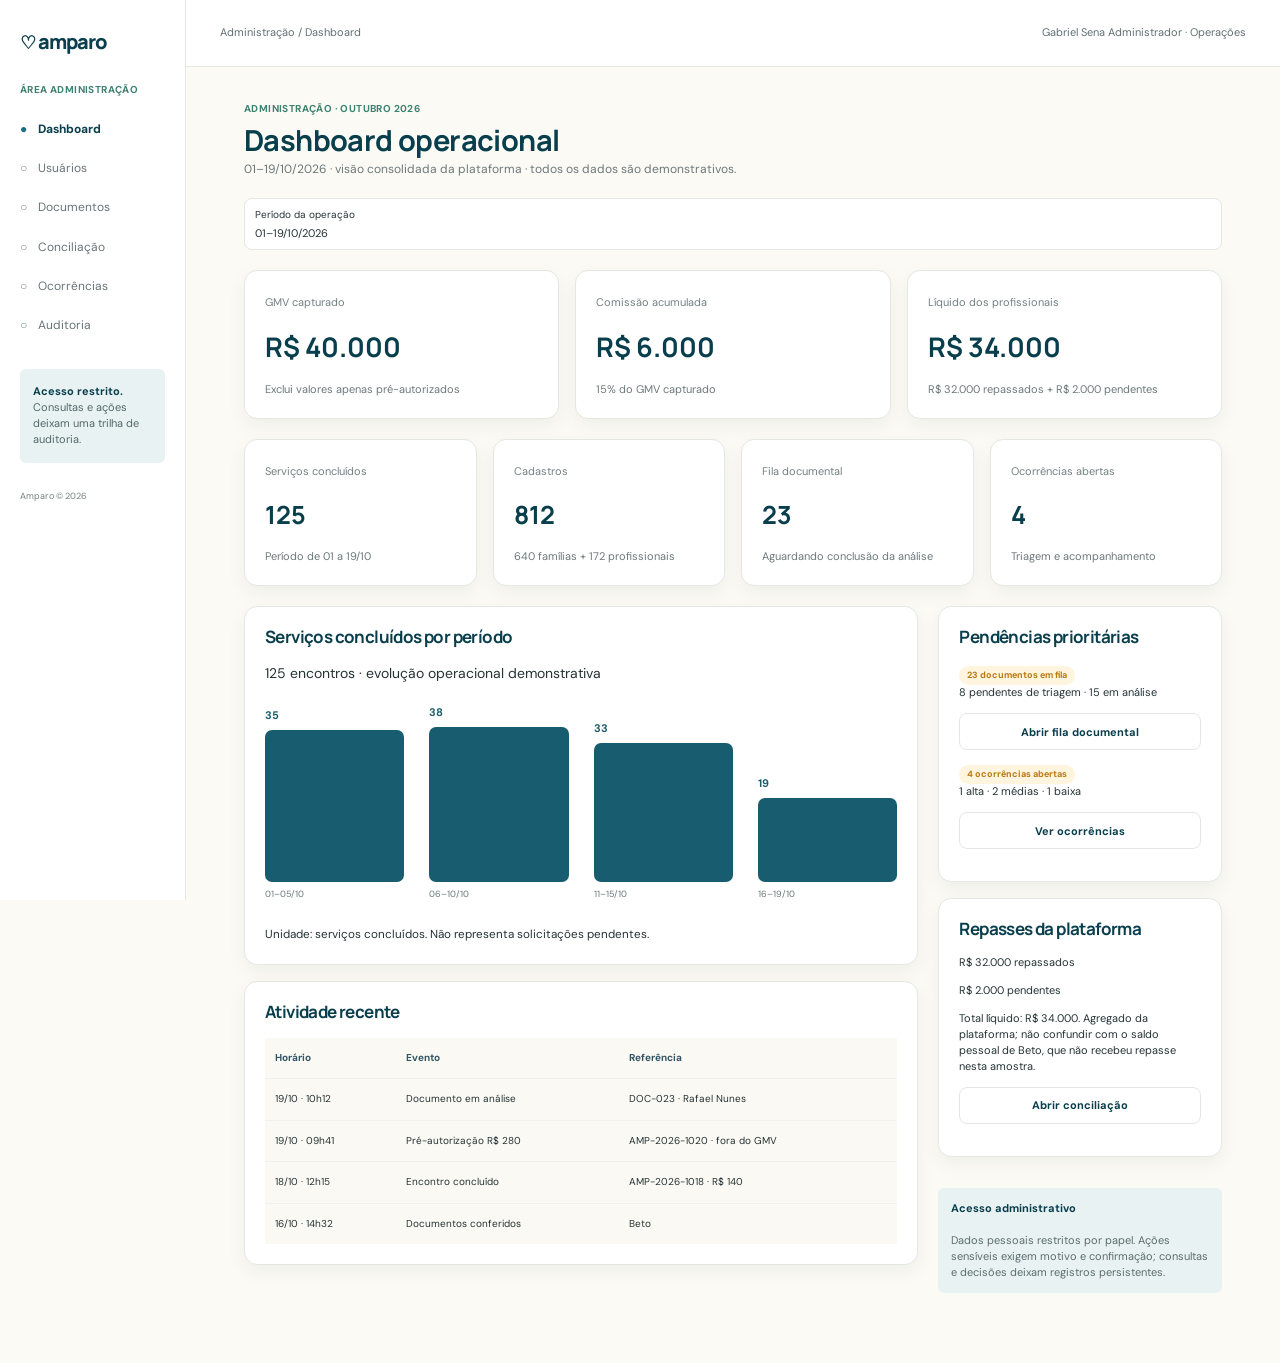
<file: pages/intranet.html>
<!DOCTYPE html>
<html lang="pt-BR">

<head>
    <meta charset="UTF-8">
    <meta name="viewport" content="width=device-width, initial-scale=1.0">
    <meta name="description" content="Intranet administrativa da Amparo.">
    <title>Amparo | Administração</title>
    <link rel="preconnect" href="https://fonts.googleapis.com">
    <link rel="preconnect" href="https://fonts.gstatic.com" crossorigin>
    <link
        href="https://fonts.googleapis.com/css2?family=DM+Sans:wght@400;500;600;700&family=Manrope:wght@600;700;800&display=swap"
        rel="stylesheet">
    <link rel="stylesheet" href="../style/core.css">
    <link rel="stylesheet" href="../style/intranet.css">
    <link rel="shortcut icon" href="../img/icon.svg" type="image/x-icon">
</head>

<body data-page="admin-dashboard">
    <a class="skip-link" href="#admin-content">Pular para o conteúdo</a>
    <div class="admin-app">
        <aside class="admin-sidebar" id="admin-sidebar">
            <a class="admin-brand" href="../index.html"><span>♡</span> amparo</a>
            <p class="admin-side-title">área administração</p>
            <nav class="admin-nav" aria-label="Navegação administrativa">
                <button class="admin-nav-item active" data-section="admin-dashboard"><i>●</i> Dashboard</button>
                <button class="admin-nav-item" data-section="admin-users"><i>○</i> Usuários</button>
                <button class="admin-nav-item" data-section="admin-docs"><i>○</i> Documentos</button>
                <button class="admin-nav-item" data-section="admin-reconciliation"><i>○</i> Conciliação</button>
                <button class="admin-nav-item" data-section="admin-occurrences"><i>○</i> Ocorrências</button>
                <button class="admin-nav-item" data-section="admin-audit"><i>○</i> Auditoria</button>
            </nav>
            <div class="admin-restricted"><b>Acesso restrito.</b><br>Consultas e ações deixam uma trilha de auditoria.
            </div>
            <small>Amparo © 2026</small>
        </aside>
        <div class="admin-page">
            <header class="admin-topbar"><button class="admin-mobile-menu" aria-label="Abrir menu"
                    aria-expanded="false">☰</button><span id="admin-breadcrumb">Administração /
                    Dashboard</span><span>Gabriel Sena Administrador · Operações</span></header>
            <main class="admin-main" id="admin-content" tabindex="-1">
                <section class="admin-view active" id="admin-dashboard">
                    <p class="admin-kicker">administração · outubro 2026</p>
                    <h1>Dashboard operacional</h1>
                    <p class="admin-intro">01–19/10/2026 · visão consolidada da plataforma · todos os dados são
                        demonstrativos.</p><label class="admin-control full">Período da operação<input
                            value="01–19/10/2026"></label>
                    <div class="admin-metrics big">
                        <article><span>GMV capturado</span><strong>R$ 40.000</strong>
                            <p>Exclui valores apenas pré-autorizados</p>
                        </article>
                        <article><span>Comissão acumulada</span><strong>R$ 6.000</strong>
                            <p>15% do GMV capturado</p>
                        </article>
                        <article><span>Líquido dos profissionais</span><strong>R$ 34.000</strong>
                            <p>R$ 32.000 repassados + R$ 2.000 pendentes</p>
                        </article>
                    </div>
                    <div class="admin-metrics small">
                        <article><span>Serviços concluídos</span><strong>125</strong>
                            <p>Período de 01 a 19/10</p>
                        </article>
                        <article><span>Cadastros</span><strong>812</strong>
                            <p>640 famílias + 172 profissionais</p>
                        </article>
                        <article><span>Fila documental</span><strong>23</strong>
                            <p>Aguardando conclusão da análise</p>
                        </article>
                        <article><span>Ocorrências abertas</span><strong>4</strong>
                            <p>Triagem e acompanhamento</p>
                        </article>
                    </div>
                    <div class="admin-columns">
                        <div class="admin-stack">
                            <article class="admin-card">
                                <h2>Serviços concluídos por período</h2>
                                <p>125 encontros · evolução operacional demonstrativa</p>
                                <div class="bar-chart">
                                    <div><b>35</b><span style="height:78%"></span><small>01–05/10</small></div>
                                    <div><b>38</b><span style="height:91%"></span><small>06–10/10</small></div>
                                    <div><b>33</b><span style="height:71%"></span><small>11–15/10</small></div>
                                    <div><b>19</b><span style="height:43%"></span><small>16–19/10</small></div>
                                </div><small>Unidade: serviços concluídos. Não representa solicitações
                                    pendentes.</small>
                            </article>
                            <article class="admin-card">
                                <h2>Atividade recente</h2>
                                <table>
                                    <thead>
                                        <tr>
                                            <th>Horário</th>
                                            <th>Evento</th>
                                            <th>Referência</th>
                                        </tr>
                                    </thead>
                                    <tbody>
                                        <tr>
                                            <td>19/10 · 10h12</td>
                                            <td>Documento em análise</td>
                                            <td>DOC-023 · Rafael Nunes</td>
                                        </tr>
                                        <tr>
                                            <td>19/10 · 09h41</td>
                                            <td>Pré-autorização R$ 280</td>
                                            <td>AMP-2026-1020 · fora do GMV</td>
                                        </tr>
                                        <tr>
                                            <td>18/10 · 12h15</td>
                                            <td>Encontro concluído</td>
                                            <td>AMP-2026-1018 · R$ 140</td>
                                        </tr>
                                        <tr>
                                            <td>16/10 · 14h32</td>
                                            <td>Documentos conferidos</td>
                                            <td>Beto</td>
                                        </tr>
                                    </tbody>
                                </table>
                            </article>
                        </div>
                        <aside class="admin-aside">
                            <article class="admin-card">
                                <h2>Pendências prioritárias</h2><em>23 documentos em fila</em>
                                <p>8 pendentes de triagem · 15 em análise</p><button class="admin-secondary"
                                    data-go-section="admin-docs">Abrir fila documental</button><em>4 ocorrências
                                    abertas</em>
                                <p>1 alta · 2 médias · 1 baixa</p><button class="admin-secondary"
                                    data-go-section="admin-occurrences">Ver ocorrências</button>
                            </article>
                            <article class="admin-card">
                                <h2>Repasses da plataforma</h2>
                                <p>R$ 32.000 repassados</p>
                                <p>R$ 2.000 pendentes</p>
                                <p>Total líquido: R$ 34.000. Agregado da plataforma; não confundir com o saldo pessoal
                                    de Beto, que não recebeu repasse nesta amostra.</p><button class="admin-secondary"
                                    data-go-section="admin-reconciliation">Abrir conciliação</button>
                            </article>
                            <div class="admin-note"><b>Acesso administrativo</b><br><br>Dados pessoais restritos por
                                papel. Ações sensíveis exigem motivo e confirmação; consultas e decisões deixam
                                registros persistentes.</div>
                        </aside>
                    </div>
                </section>

                <section class="admin-view" id="admin-users">
                    <p class="admin-kicker">administração · outubro 2026</p>
                    <h1>Usuários e acessos</h1>
                    <p class="admin-intro">Cadastro demonstrativo · dados sensíveis mascarados · ações com motivo e
                        confirmação.</p>
                    <div class="admin-filter-row"><label class="admin-control">Pesquisa<input id="user-search"
                                placeholder="Nome ou ID do usuário"></label><label class="admin-control">Papel<select>
                                <option>Todos</option>
                                <option>Família</option>
                                <option>Profissional</option>
                            </select></label><label class="admin-control">Status da conta<select>
                                <option>Todos</option>
                                <option>Ativa</option>
                                <option>Suspensa</option>
                            </select></label></div>
                    <article class="admin-card">
                        <h2>Contas · amostra de 812 cadastros</h2>
                        <div class="table-wrap">
                            <table id="users-table">
                                <thead>
                                    <tr>
                                        <th>ID / Nome</th>
                                        <th>Papel</th>
                                        <th>Cadastro</th>
                                        <th>Documentos</th>
                                        <th>Conta</th>
                                    </tr>
                                </thead>
                                <tbody>
                                    <tr>
                                        <td>USR-014 · Gabriel Sena</td>
                                        <td>Família</td>
                                        <td>01/10/2026</td>
                                        <td>Não se aplica à fila profissional</td>
                                        <td>Ativa</td>
                                    </tr>
                                    <tr>
                                        <td>USR-028 · Beto</td>
                                        <td>Profissional</td>
                                        <td>02/10/2026</td>
                                        <td>Verificados · 16/10/2026</td>
                                        <td>Ativa</td>
                                    </tr>
                                    <tr>
                                        <td>USR-173 · Rafael Nunes</td>
                                        <td>Profissional</td>
                                        <td>18/10/2026</td>
                                        <td>Em análise · DOC-023</td>
                                        <td>Ativa · perfil em revisão</td>
                                    </tr>
                                    <tr>
                                        <td>USR-611 · Clara Mendes</td>
                                        <td>Família</td>
                                        <td>10/10/2026</td>
                                        <td>Não se aplica</td>
                                        <td>Acesso suspenso · 18/10</td>
                                    </tr>
                                    <tr>
                                        <td>ADM-003 · Gabriel Sena</td>
                                        <td>Administração</td>
                                        <td>01/10/2026</td>
                                        <td>Acesso interno restrito</td>
                                        <td>Ativa</td>
                                    </tr>
                                </tbody>
                            </table>
                        </div>
                        <p>5 contas fictícias exibidas. Os 812 cadastros do dashboard incluem somente famílias e
                            profissionais; contas internas são separadas.</p>
                    </article>
                    <div class="admin-columns">
                        <div class="admin-stack">
                            <article class="admin-card">
                                <h2>Detalhe · Beto</h2><span class="admin-pill ok">Documentos verificados</span>
                                <p>USR-028 · profissional independente · conta ativa</p>
                                <p>CPF •••.•••.•••-72<br>E-mail: a•••@exemplo.invalid<br>Telefone: (11)
                                    •••••-8872<br>Guaianases · São Paulo/SP</p>
                                <p>Identidade e certificado conferidos em 16/10/2026 às 14h32. 6 anos de experiência
                                    autodeclarada. A conferência não atesta competência clínica.</p><button
                                    class="admin-secondary"
                                    data-toast="Consulta documental indisponível.">Consultar
                                    documentos</button>
                                <div class="admin-note"><b>Privacidade por padrão</b><br><br>Nenhuma senha ou dado
                                    completo é exibido. Acesso a documentos restrito e registrado.</div>
                            </article>
                            <article class="admin-card">
                                <h2>Histórico de acesso</h2>
                                <table>
                                    <thead>
                                        <tr>
                                            <th>Data</th>
                                            <th>Autor</th>
                                            <th>Evento</th>
                                        </tr>
                                    </thead>
                                    <tbody>
                                        <tr>
                                            <td>19/10 · 10h20</td>
                                            <td>Gabriel Sena Administrador</td>
                                            <td>Consulta de cadastro · suporte</td>
                                        </tr>
                                        <tr>
                                            <td>16/10 · 14h32</td>
                                            <td>Gabriel Sena Administrador</td>
                                            <td>Conferência documental concluída</td>
                                        </tr>
                                    </tbody>
                                </table>
                            </article>
                        </div>
                        <aside class="admin-aside">
                            <article class="admin-card">
                                <h2>Revisão de ação · exemplo</h2><em>Nenhuma ação aplicada</em>
                                <p>USR-611 · Clara Mendes</p>
                                <p>Acesso suspenso em 18/10. Proposta: reativar acesso após revisão administrativa.</p>
                                <label class="admin-control">Motivo
                                    obrigatório<textarea>Revisão documental do chamado SUP-611 concluída.</textarea></label>
                                <p>Antes: suspenso<br>Depois proposto: ativo<br>Autor: Gabriel Sena Administrador</p>
                                <button class="admin-secondary"
                                    data-toast="Confirmação de revisão preparada, sem alteração real.">Revisar
                                    confirmação</button>
                            </article>
                        </aside>
                    </div>
                </section>

                <section class="admin-view" id="admin-docs">
                    <p class="admin-kicker">administração · outubro 2026</p>
                    <h1>Verificação documental</h1>
                    <p class="admin-intro">23 documentos em fila · 8 pendentes e 15 em análise · amostra demonstrativa.
                    </p>
                    <div class="admin-filter-row"><label class="admin-control">Status<select>
                                <option>Em análise</option>
                                <option>Pendente</option>
                                <option>Aprovado</option>
                            </select></label><label class="admin-control">Consultar estados<select>
                                <option>Pendente / aprovado / rejeitado</option>
                            </select></label><label class="admin-control">Tipo<select>
                                <option>Identidade e certificado</option>
                            </select></label></div>
                    <article class="admin-card">
                        <h2>Fila de análise · subconjunto</h2>
                        <table>
                            <thead>
                                <tr>
                                    <th>Protocolo</th>
                                    <th>Profissional</th>
                                    <th>Recebimento</th>
                                    <th>Documentos</th>
                                    <th>Estado</th>
                                </tr>
                            </thead>
                            <tbody>
                                <tr>
                                    <td>DOC-023</td>
                                    <td>Rafael Nunes</td>
                                    <td>18/10 · 16h10</td>
                                    <td>Identidade + certificado</td>
                                    <td>Em análise</td>
                                </tr>
                                <tr>
                                    <td>DOC-022</td>
                                    <td>Marta Ribeiro</td>
                                    <td>18/10 · 14h22</td>
                                    <td>Certificado</td>
                                    <td>Pendente</td>
                                </tr>
                                <tr>
                                    <td>DOC-021</td>
                                    <td>Joana Freitas</td>
                                    <td>17/10 · 11h40</td>
                                    <td>Identidade</td>
                                    <td>Em análise</td>
                                </tr>
                            </tbody>
                        </table>
                        <p>Beto não integra a fila: documentos já verificados em 16/10/2026.</p>
                    </article>
                    <div class="admin-columns">
                        <div class="admin-stack">
                            <article class="admin-card">
                                <h2>DOC-023 · Rafael Nunes</h2><em>Em análise</em>
                                <p>USR-173 · cadastro em 18/10/2026<br>CPF •••.•••.•••-09 · São Paulo/SP<br>Responsável
                                    pela análise: Gabriel Sena Administrador</p>
                                <div class="document-previews">
                                    <article>▱<br><b>Identificação · ID-•••09</b><br><br>Prévia mascarada · acesso
                                        restrito e registrado.<br>PDF recebido em 18/10.</article>
                                    <article>▱<br><b>Certificado · CERT-•••173</b><br><br>Prévia mascarada · acesso
                                        restrito e registrado.<br>PDF recebido em 18/10.</article>
                                </div>
                                <h3>Checklist de conferência</h3>
                                <table>
                                    <tbody>
                                        <tr>
                                            <td>Legibilidade e integridade</td>
                                            <td>✓ Arquivos legíveis</td>
                                        </tr>
                                        <tr>
                                            <td>Nome e titularidade</td>
                                            <td>✓ Correspondência documental</td>
                                        </tr>
                                        <tr>
                                            <td>Identificação</td>
                                            <td>✓ Número mascarado conferido</td>
                                        </tr>
                                        <tr>
                                            <td>Certificado: emissor e conclusão</td>
                                            <td>Em análise · conferir referência</td>
                                        </tr>
                                    </tbody>
                                </table>
                                <div class="admin-note">Conferência documental, não avaliação clínica<br><br>A análise
                                    compara os documentos enviados. Não atesta competência médica, de enfermagem ou
                                    garantia de segurança.</div>
                            </article>
                            <article class="admin-card">
                                <h2>Histórico auditável</h2>
                                <table>
                                    <thead>
                                        <tr>
                                            <th>Data</th>
                                            <th>Autor</th>
                                            <th>Evento</th>
                                        </tr>
                                    </thead>
                                    <tbody>
                                        <tr>
                                            <td>18/10 · 16h10</td>
                                            <td>Rafael Nunes</td>
                                            <td>Envio · DOC-023</td>
                                        </tr>
                                        <tr>
                                            <td>19/10 · 10h12</td>
                                            <td>Gabriel Sena Administrador</td>
                                            <td>Pendente → em análise</td>
                                        </tr>
                                        <tr>
                                            <td>19/10 · 10h16</td>
                                            <td>Gabriel Sena Administrador</td>
                                            <td>Consulta protegida · identificação</td>
                                        </tr>
                                    </tbody>
                                </table>
                            </article>
                        </div>
                        <aside class="admin-aside">
                            <article class="admin-card">
                                <h2>Decisão em revisão</h2>
                                <p>Análise não concluída. Se houver inconsistência, registre o motivo antes de solicitar
                                    correção ou rejeitar.</p><label class="admin-control">Nota de
                                    análise<textarea>Conferir referência de emissão do certificado.</textarea></label><label
                                    class="admin-control">Motivo obrigatório para
                                    rejeição<textarea>Ainda não informado</textarea></label><button
                                    class="admin-primary" id="approve-docs">Aprovar documentos</button><button
                                    class="admin-secondary"
                                    data-toast="Solicitação de correção preparada em modo demonstrativo.">Solicitar
                                    correção</button>
                                <div class="admin-note">Confirmar antes de registrar<br><br>A decisão exibirá protocolo,
                                    autor, antes/depois e motivo. Nenhuma aprovação ou rejeição foi aplicada nesta tela.
                                </div>
                            </article>
                        </aside>
                    </div>
                </section>

                <section class="admin-view" id="admin-reconciliation">
                    <p class="admin-kicker">administração · outubro 2026</p>
                    <h1>Conciliação financeira</h1>
                    <p class="admin-intro">01–19/10/2026 · valores somente leitura · totais consolidados da plataforma.
                    </p>
                    <div class="admin-metrics big">
                        <article><span>GMV capturado</span><strong>R$ 40.000</strong>
                            <p>Pré-autorizações excluídas</p>
                        </article>
                        <article><span>Comissão · 15%</span><strong>R$ 6.000</strong>
                            <p>Retida do bruto capturado</p>
                        </article>
                        <article><span>Líquido dos profissionais</span><strong>R$ 34.000</strong>
                            <p>R$ 32.000 repassados · R$ 2.000 pendentes</p>
                        </article>
                    </div>
                    <div class="admin-filter-row"><label class="admin-control">Período<input
                                value="01–19/10/2026"></label><label class="admin-control">Estado<select>
                                <option>Captura / repasse / estorno</option>
                            </select></label><label class="admin-control">Pesquisa<input
                                placeholder="ID da transação ou evento"></label></div><button class="admin-secondary"
                        data-toast="Exportação indisponível.">Exportar conciliação</button>
                    <article class="admin-card transactions">
                        <h2>Transações · subconjunto demonstrativo</h2>
                        <p>Esta amostra não representa a soma total do dashboard. O serviço futuro de 20/10 aparece para
                            consulta da pré-autorização realizada em 19/10.</p>
                        <table>
                            <thead>
                                <tr>
                                    <th>Transação / serviço</th>
                                    <th>Pagamento</th>
                                    <th>Bruto</th>
                                    <th>Comissão / líquido</th>
                                    <th>Repasse / estorno</th>
                                </tr>
                            </thead>
                            <tbody>
                                <tr>
                                    <td>TX-1012 · 12/10</td>
                                    <td>Capturado · concluído</td>
                                    <td>R$ 140</td>
                                    <td>R$ 21 / R$ 119</td>
                                    <td>Pendente / sem estorno</td>
                                </tr>
                                <tr>
                                    <td>TX-1018 · 18/10</td>
                                    <td>Capturado · concluído</td>
                                    <td>R$ 140</td>
                                    <td>R$ 21 / R$ 119</td>
                                    <td>Pendente / sem estorno</td>
                                </tr>
                                <tr>
                                    <td>TX-1020 · 20/10</td>
                                    <td>Só pré-autorizado</td>
                                    <td>R$ 280 reservado</td>
                                    <td>R$ 42 / R$ 238 potenciais</td>
                                    <td>Não disponível / sem estorno</td>
                                </tr>
                                <tr>
                                    <td>TX-0987 · 15/10</td>
                                    <td>Capturado</td>
                                    <td>R$ 320</td>
                                    <td>R$ 48 / R$ 272</td>
                                    <td>Em investigação / sem estorno</td>
                                </tr>
                            </tbody>
                        </table>
                    </article>
                    <div class="admin-columns">
                        <div class="admin-stack">
                            <article class="admin-card">
                                <h2>Detalhe · TX-1020</h2><em>Aguardando aceite</em>
                                <p>AMP-2026-1020 · Gabriel Sena / Beto</p>
                                <p>19/10/2026 · 09h41 · Visa •••• 4242<br>Evento PAY-AUTH-1020: pré-autorização
                                    aprovada<br>Valor reservado: R$ 280,00<br>Capturado: R$ 0,00 · comissão realizada:
                                    R$ 0,00<br>Líquido potencial: R$ 238,00 · não disponível</p>
                                <div class="admin-note">Excluída do GMV capturado<br><br>Captura somente após aceite.
                                    Recusa, expiração ou cancelamento pré-aceite liberam a reserva sem custo.</div>
                            </article>
                            <article class="admin-card">
                                <h2>Divergência em investigação</h2><em>TX-0987 · investigação</em>
                                <p>Evento REP-0987 com comprovante bancário ainda não conciliado. Divergência de status
                                    de repasse, não de valor capturado. Operação fictícia não ligada a Beto ou Helena.
                                </p>
                                <p>Bruto R$ 320 · comissão R$ 48 · líquido R$ 272. Permanece na parcela pendente
                                    consolidada até confirmação bancária.</p>
                                <div class="admin-note">Totais preservados<br><br>Nenhum ajuste automático foi aplicado.
                                    GMV, comissão e líquido permanecem R$ 40.000 / R$ 6.000 / R$ 34.000.</div>
                            </article>
                        </div>
                        <aside class="admin-aside">
                            <article class="admin-card">
                                <h2>Correção por evento</h2>
                                <p>Não há edição arbitrária de valores. Uma correção depende de evento identificado ou
                                    estorno autorizado.</p><label class="admin-control">Evento em
                                    revisão<textarea>REP-0987 · conferir retorno bancário</textarea></label><label
                                    class="admin-control">Motivo
                                    obrigatório<textarea>Status de repasse sem confirmação bancária.</textarea></label><button
                                    class="admin-secondary"
                                    data-toast="Evento enviado para revisão em modo demonstrativo.">Revisar
                                    evento</button>
                                <div class="admin-note">Confirmação e auditoria<br><br>Antes de aplicar uma ação
                                    autorizada, confirme evento, responsável, motivo e efeito. A trilha mantém
                                    antes/depois e horário.</div>
                            </article>
                        </aside>
                    </div>
                </section>

                <section class="admin-view" id="admin-occurrences">
                    <p class="admin-kicker">administração · outubro 2026</p>
                    <h1>Denúncias e ocorrências</h1>
                    <p class="admin-intro">4 abertas · linguagem neutra, acesso restrito e acompanhamento rastreável.
                    </p>
                    <div class="admin-filter-row"><label class="admin-control">Prioridade<select>
                                <option>Todas</option>
                                <option>Alta</option>
                                <option>Média</option>
                            </select></label><label class="admin-control">Status<select>
                                <option>Abertas</option>
                                <option>Em análise</option>
                            </select></label><label class="admin-control">Categoria<select>
                                <option>Todas</option>
                                <option>Comunicação</option>
                            </select></label></div>
                    <article class="admin-card">
                        <h2>Fila de ocorrências</h2>
                        <table>
                            <thead>
                                <tr>
                                    <th>ID / abertura</th>
                                    <th>Categoria</th>
                                    <th>Prioridade</th>
                                    <th>Estado</th>
                                    <th>Responsável</th>
                                </tr>
                            </thead>
                            <tbody>
                                <tr>
                                    <td>OC-004 · 19/10</td>
                                    <td>Divergência de horário</td>
                                    <td>Média</td>
                                    <td>Em análise</td>
                                    <td>Gabriel Sena Administrador</td>
                                </tr>
                                <tr>
                                    <td>OC-003 · 18/10</td>
                                    <td>Relato sobre conduta</td>
                                    <td>Alta</td>
                                    <td>Triagem restrita</td>
                                    <td>Bruno Alves</td>
                                </tr>
                                <tr>
                                    <td>OC-002 · 17/10</td>
                                    <td>Comunicação</td>
                                    <td>Média</td>
                                    <td>Aguardando retorno</td>
                                    <td>Gabriel Sena Administrador</td>
                                </tr>
                                <tr>
                                    <td>OC-001 · 16/10</td>
                                    <td>Dúvida de cancelamento</td>
                                    <td>Baixa</td>
                                    <td>Encaminhada</td>
                                    <td>Bruno Alves</td>
                                </tr>
                            </tbody>
                        </table>
                        <p>Nenhum caso associado ao atendimento de Beto ou Júlia Fernandes.</p>
                    </article>
                    <div class="admin-columns">
                        <div class="admin-stack">
                            <article class="admin-card">
                                <h2>OC-004 · divergência de horário</h2><em>Em análise · prioridade média</em>
                                <p>Referência: AMP-DEMO-1044<br>Família: FAM-•••81 · profissional:
                                    PRO-•••62<br>Responsável: Gabriel Sena Administrador · próximo retorno até 20/10 às
                                    12h</p>
                                <p>Uma família relata diferença entre o horário combinado e o registro de início. O
                                    relato ainda não foi confirmado. A equipe está consultando os registros e
                                    solicitando esclarecimentos às partes.</p>
                                <div class="admin-note">Informações restritas<br><br>Sem conclusões ou atribuição de
                                    responsabilidade nesta etapa. Dados pessoais e anexos protegidos; acessos
                                    registrados conforme papel.</div>
                                <h3>Provas e documentos</h3>
                                <table>
                                    <thead>
                                        <tr>
                                            <th>Arquivo</th>
                                            <th>Proteção</th>
                                            <th>Recebido</th>
                                        </tr>
                                    </thead>
                                    <tbody>
                                        <tr>
                                            <td>ANX-004-A · registro de horário</td>
                                            <td>Mascarado · consulta auditada</td>
                                            <td>19/10 · 08h30</td>
                                        </tr>
                                        <tr>
                                            <td>ANX-004-B · relato enviado</td>
                                            <td>Restrito · sem prévia pública</td>
                                            <td>19/10 · 08h32</td>
                                        </tr>
                                    </tbody>
                                </table><button class="admin-secondary"
                                    data-toast="Consulta de anexos indisponível.">Consultar
                                    anexos protegidos</button>
                            </article>
                            <article class="admin-card">
                                <h2>Linha do tempo</h2>
                                <table>
                                    <thead>
                                        <tr>
                                            <th>Horário</th>
                                            <th>Autor</th>
                                            <th>Registro</th>
                                        </tr>
                                    </thead>
                                    <tbody>
                                        <tr>
                                            <td>19/10 · 08h30</td>
                                            <td>FAM-•••81</td>
                                            <td>Relato recebido</td>
                                        </tr>
                                        <tr>
                                            <td>19/10 · 09h05</td>
                                            <td>Gabriel Sena Administrador</td>
                                            <td>Triagem → em análise</td>
                                        </tr>
                                        <tr>
                                            <td>19/10 · 09h20</td>
                                            <td>Gabriel Sena Administrador</td>
                                            <td>Solicitados esclarecimentos</td>
                                        </tr>
                                        <tr>
                                            <td>20/10 · até 12h</td>
                                            <td>Gabriel Sena Administrador</td>
                                            <td>Próximo passo: revisar retornos</td>
                                        </tr>
                                    </tbody>
                                </table>
                            </article>
                        </div>
                        <aside class="admin-aside">
                            <article class="admin-card">
                                <h2>Registrar próximo passo</h2><label class="admin-control">Nota
                                    interna<textarea>Aguardar esclarecimentos e comparar registros de horário.</textarea></label><label
                                    class="admin-control">Motivo da
                                    ação<textarea>Apuração inicial sem conclusão sobre responsabilidade.</textarea></label><button
                                    class="admin-primary" id="register-note">Registrar nota</button><button
                                    class="admin-secondary"
                                    data-toast="Encaminhamento preparado em modo demonstrativo.">Encaminhar</button><button
                                    class="admin-secondary"
                                    data-toast="Resolução indisponível.">Resolver com
                                    motivo</button>
                                <div class="admin-note">Revisão antes da confirmação<br><br>Confirme ocorrência,
                                    responsável, motivo e ação. Nenhuma nota ou resolução nova foi aplicada nesta tela;
                                    o caso permanece aberto.</div>
                            </article>
                        </aside>
                    </div>
                </section>

                <section class="admin-view" id="admin-audit">
                    <p class="admin-kicker">administração · outubro 2026</p>
                    <h1>Auditoria</h1>
                    <p class="admin-intro">Consulta e exportação de registros persistentes. Esta trilha não pode ser
                        editada nem deletada.</p>
                    <div class="admin-note audit-note"><b>Trilha não deletável · somente consulta</b><br><br>Os eventos
                        preservam ator, horário, entidade, antes/depois e motivo. Correções geram novos eventos
                        referenciados; não substituem o histórico.</div>
                    <div class="admin-filter-row"><label class="admin-control">Ator<select>
                                <option>Todos os administradores</option>
                            </select></label><label class="admin-control">Data<input
                                value="01–19/10/2026"></label><label class="admin-control">Entidade<select>
                                <option>Documento / conta / ocorrência</option>
                            </select></label></div><button class="admin-secondary"
                        data-toast="Exportação indisponível.">Exportar
                        registros</button>
                    <article class="admin-card audit-table">
                        <h2>Registros persistentes · amostra</h2>
                        <table>
                            <thead>
                                <tr>
                                    <th>ID / data</th>
                                    <th>Autor</th>
                                    <th>Ação / entidade</th>
                                    <th>Antes → depois</th>
                                    <th>Motivo</th>
                                </tr>
                            </thead>
                            <tbody>
                                <tr>
                                    <td>AUD-016 · 16/10 · 14h32</td>
                                    <td>Gabriel Sena Administrador</td>
                                    <td>Verificação · USR-028</td>
                                    <td>Em análise → verificados</td>
                                    <td>Identidade e certificado conferidos</td>
                                </tr>
                                <tr>
                                    <td>AUD-018 · 18/10 · 15h10</td>
                                    <td>Bruno Alves</td>
                                    <td>Status da conta · USR-611</td>
                                    <td>Ativa → suspensa</td>
                                    <td>Revisão administrativa · SUP-611</td>
                                </tr>
                                <tr>
                                    <td>AUD-019 · 19/10 · 09h05</td>
                                    <td>Gabriel Sena Administrador</td>
                                    <td>Análise · OC-004</td>
                                    <td>Triagem → em análise</td>
                                    <td>Apurar divergência de horário</td>
                                </tr>
                                <tr>
                                    <td>AUD-020 · 19/10 · 10h12</td>
                                    <td>Gabriel Sena Administrador</td>
                                    <td>Documento · DOC-023</td>
                                    <td>Pendente → em análise</td>
                                    <td>Iniciar conferência do envio</td>
                                </tr>
                                <tr>
                                    <td>AUD-021 · 19/10 · 10h20</td>
                                    <td>Gabriel Sena Administrador</td>
                                    <td>Consulta · USR-028</td>
                                    <td>Sem alteração</td>
                                    <td>Atendimento de suporte</td>
                                </tr>
                            </tbody>
                        </table>
                        <p>Eventos demonstrativos · horário de Brasília (UTC−3). Sem controles para excluir ou editar
                            registros.</p>
                    </article>
                    <div class="admin-columns">
                        <article class="admin-card">
                            <h2>Detalhe · AUD-016</h2><span class="admin-pill ok">Persistente · somente leitura</span>
                            <h3>Verificação documental de Beto</h3>
                            <p>Data: 16/10/2026 às 14h32 (UTC−3)<br>Autor: Gabriel Sena Administrador<br>Entidade:
                                USR-028 · identidade e certificado<br>Evento: DOC-VERIFY-028<br>Antes: documentos em
                                análise<br>Depois: documentos verificados<br>Motivo: identidade e certificado enviados
                                conferidos.</p>
                            <div class="admin-note">Sem nova validação clínica<br><br>A conferência já existente de Beto
                                é preservada. O evento não atesta competência clínica nem garantia de segurança.</div>
                            <p>Origem: área administrativa · sessão SES-•••003<br>Referência do protocolo:
                                DOC-028<br>Conteúdo sensível mascarado; consulta registrada.</p><button
                                class="admin-secondary"
                                data-toast="Consulta indisponível.">Consultar
                                entidade</button>
                        </article>
                        <aside class="admin-aside">
                            <article class="admin-card">
                                <h2>Regras do histórico</h2>
                                <p>✓ Registros persistentes e não deletáveis<br>✓ Autor, data e motivo preservados<br>✓
                                    Antes e depois consultáveis<br>✓ Exportação por permissão<br>✓ Retificações por novo
                                    evento</p>
                            </article>
                            <article class="admin-card">
                                <h2>Acesso restrito</h2>
                                <p>Perfil atual: operações. Dados pessoais mascarados. A exportação e a consulta de
                                    anexos também deixam um registro de acesso.</p>
                                <p>Não há ação para alterar ou remover eventos nesta tela.</p>
                            </article>
                        </aside>
                    </div>
                </section>
            </main>
        </div>
    </div>
    <div class="admin-toast" id="admin-toast" role="status" aria-live="polite"></div>
    <script src="../js/intranet.js"></script>
</body>

</html>
</file>
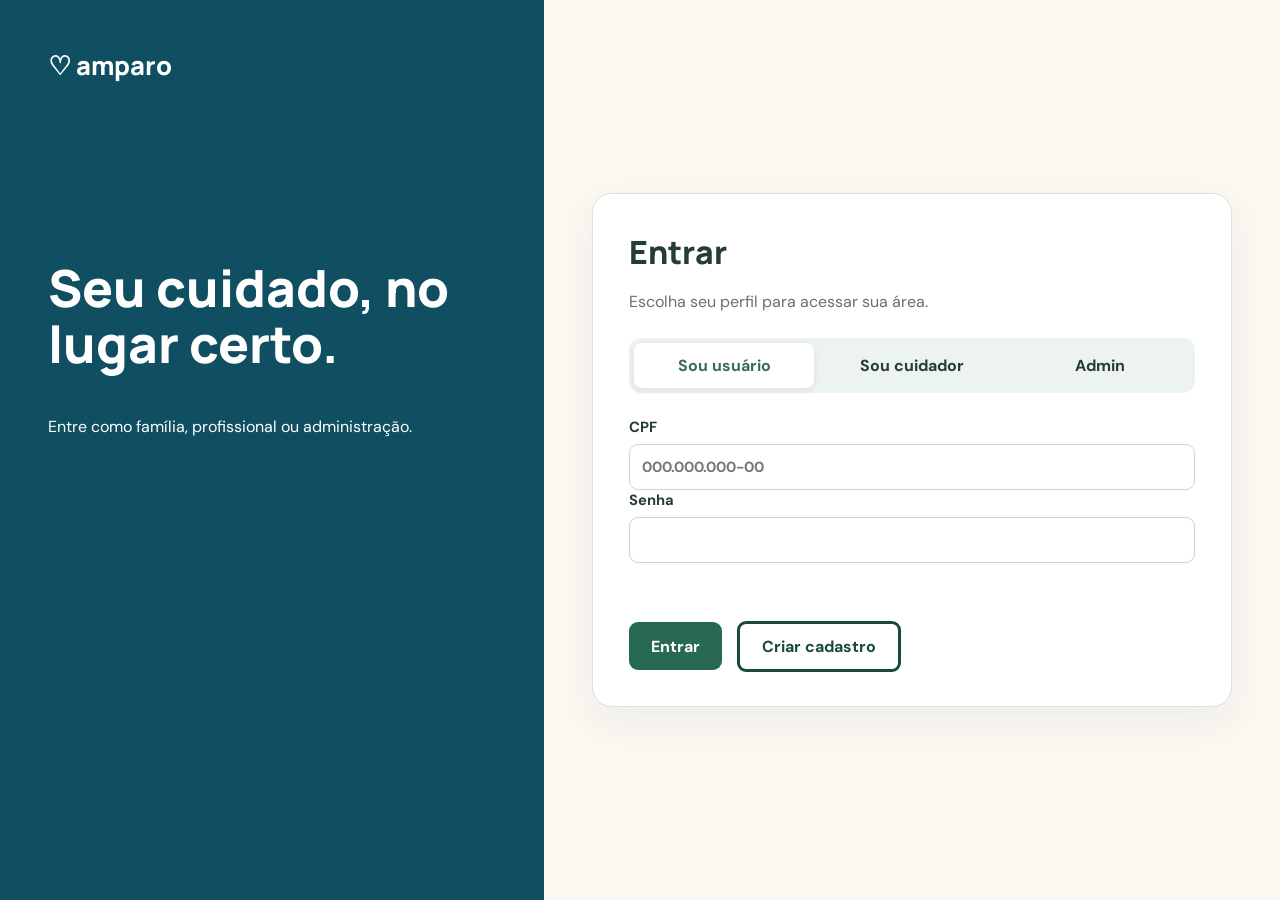
<file: pages/login.html>
<!doctype html>
<html lang="pt-BR">

<head>
    <meta charset="utf-8">
    <meta name="viewport" content="width=device-width,initial-scale=1">
    <title>Entrar | Amparo</title>
    <link rel="preconnect" href="https://fonts.googleapis.com">
    <link rel="preconnect" href="https://fonts.gstatic.com" crossorigin>
    <link
        href="https://fonts.googleapis.com/css2?family=DM+Sans:wght@400;500;600;700&family=Manrope:wght@600;700;800&display=swap"
        rel="stylesheet">
    <link rel="stylesheet" href="../style/core.css">
    <link rel="stylesheet" href="../style/acesso.css">
    <link rel="shortcut icon" href="../img/icon.svg" type="image/x-icon">
</head>

<body>
    <div class="access-shell">
        <aside class="access-aside"><a class="brand" href="../index.html">♡ amparo</a>
            <div>
                <h1>Seu cuidado, no lugar certo.</h1>
                <p>Entre como família, profissional ou administração.</p>
            </div>
        </aside>
        <main class="access-main">
            <section class="access-card">
                <h2>Entrar</h2>
                <p id="msg">Escolha seu perfil para acessar sua área.</p>
                <div class="role-switch">
                    <button class="active" type="button" data-role="family">Sou usuário</button>
                    <button type="button" data-role="caregiver">Sou cuidador</button>
                    <button type="button" data-role="admin">Admin</button>
                </div>
                <form data-access-form><input id="role" name="role" type="hidden" value="family"><label><span
                            id="credential-label">CPF</span><input id="credential" name="credential" required
                            autocomplete="username"></label><label>Senha<input name="password" type="password" required
                            autocomplete="current-password"></label>
                    <p id="access-error" class="error"></p>
                    <div class="submit-row"><button class="button" type="submit">Entrar</button>
                        <a href="cadastro-usuario.html">
                            <span class="button-2">Criar cadastro</span>
                        </a>
                    </div>
                </form>
            </section>
        </main>
    </div>
    <script src="../js/acesso.js"></script>
    <script>if (location.search.includes('cadastro=ok')) document.querySelector('#msg').textContent = 'Cadastro enviado. Entre para continuar.';</script>
</body>

</html>
</file>
<file: style/core.css>
/* Base compartilhada: carregado por todas as telas antes do CSS específico. */
:root {
  color-scheme: light;
  --focus-ring: #0d6577;
}

*,
*::before,
*::after {
  box-sizing: border-box;
}

html {
  scroll-behavior: smooth;
}

button,
input,
select,
textarea {
  font: inherit;
}

button:not(:disabled),
[role="button"]:not([aria-disabled="true"]) {
  cursor: pointer;
}

button:disabled {
  cursor: not-allowed;
  opacity: .55;
}

:focus-visible {
  outline: 3px solid var(--focus-ring);
  outline-offset: 3px;
}

.skip-link {
  position: fixed;
  z-index: 100;
  top: 12px;
  left: 12px;
  padding: 10px 14px;
  border-radius: 6px;
  background: #083d4d;
  color: #fff;
  font: 700 13px Arial, sans-serif;
  transform: translateY(-160%);
  transition: transform .18s ease;
}

.skip-link:focus {
  transform: translateY(0);
}

[hidden] {
  display: none !important;
}

@media (prefers-reduced-motion: reduce) {

  *,
  *::before,
  *::after {
    scroll-behavior: auto !important;
    transition-duration: .01ms !important;
    animation-duration: .01ms !important;
    animation-iteration-count: 1 !important;
  }
}
</file>
<file: style/acesso.css>
:root {
    --ink: #263c37;
    --green: #376c5d;
    --cream: #fbf8f2;
    --line: #dbe3dc;
    --muted: #64736e
}

body {
    margin: 0;
    background: var(--cream);
    color: var(--ink);
    font-family: 'DM Sans', sans-serif
}

.access-shell {
    min-height: 100vh;
    display: grid;
    grid-template-columns: minmax(280px, .85fr) minmax(0, 1.15fr)
}

.access-aside {
    padding: 48px;
    display: flex;
    flex-direction: column;
    gap: 15vh;
    background: #104f61;
    color: #fff
}

.brand {
    color: inherit;
    text-decoration: none;
    font: 800 1.6rem Manrope, sans-serif
}

.access-aside h1 {
    font: 800 clamp(2rem, 4vw, 3.5rem)/1.08 Manrope, sans-serif;
    max-width: 560px
}

.access-aside p {
    max-width: 460px;
    line-height: 1.6
}

.access-main {
    padding: 48px;
    display: grid;
    place-items: center
}

.access-card {
    width: min(100%, 650px);
    background: #fff;
    border: 1px solid var(--line);
    padding: 36px;
    border-radius: 20px;
    box-shadow: 0 14px 35px #263c3710
}

.access-card h2 {
    font: 800 2rem Manrope, sans-serif;
    margin: 0 0 8px
}

.access-card>p {
    color: var(--muted);
    line-height: 1.55
}

.registration-choice {
    padding: 13px 15px;
    border-left: 4px solid var(--green);
    border-radius: 8px;
    background: #edf5ef;
    color: #194b3d !important;
    font-weight: 700;
    font-size: 1rem
}

.role-switch {
    display: flex;
    gap: 8px;
    background: #edf3ef;
    padding: 5px;
    border-radius: 12px;
    margin: 24px 0
}

.role-switch button {
    border: 0;
    background: transparent;
    padding: 12px;
    flex: 1;
    border-radius: 8px;
    color: var(--ink);
    font-weight: 700;
    cursor: pointer
}

.role-switch button.active {
    background: #fff;
    box-shadow: 0 2px 7px #263c3318;
    color: var(--green)
}

.form-grid {
    display: grid;
    grid-template-columns: 1fr 1fr;
    gap: 16px;
    align-items: start
}

.full {
    grid-column: 1/-1
}

label {
    display: grid;
    gap: 7px;
    font-weight: 700;
    font-size: .92rem
}

input,
select,
textarea {
    font: inherit;
    padding: 12px;
    border: 1px solid #cbd7ce;
    border-radius: 9px;
    color: var(--ink);
    background: #fff
}

textarea {
    resize: vertical;
    min-height: 92px
}

.checkbox {
    display: flex;
    align-items: flex-start;
    gap: 9px;
    font-weight: 400
}

.checkbox input {
    margin-top: 3px
}

.submit-row {
    display: flex;
    align-items: center;
    gap: 15px;
    margin-top: 24px
}

.button {
    border: 0;
    cursor: pointer;
    min-height: 48px;
    padding: 12px 22px;
    border-radius: 9px;
    background: #286951;
    color: #fff;
    font-weight: 700
}

.button-2 {
    border: 0;
    cursor: pointer;
    min-height: 48px;
    padding: 12px 22px;
    border-radius: 9px;
    background: transparent;
    color: #194b3d;
    border: 3px solid #194b3d;
    font-weight: 700;
}

.full a,.submit-row a{
    text-decoration: none;
}

.notice {
    padding: 12px;
    background: #eff7f1;
    color: #315f51;
    border-radius: 9px;
    font-size: .9rem
}

.error {
    color: #a13838;
    min-height: 1.2rem
}

.access-card a {
    color: var(--green);
    font-weight: 700
}

.care-choice-grid { display:grid; grid-template-columns:repeat(2,minmax(0,1fr)); gap:16px; margin:24px 0 }
.care-choice { display:flex; flex-direction:column; align-items:flex-start; gap:10px; min-height:170px; padding:22px; border:2px solid var(--line); border-radius:16px; background:#fff; color:var(--ink); text-align:left }
.care-choice:hover { border-color:var(--green) }
.care-choice span { font-size:2rem; color:var(--green) }
.care-choice strong { font-size:1.3rem }
.care-choice small { font-size:1rem; line-height:1.4 }
.access-back { min-height:48px; padding:10px 18px; border:1px solid var(--green); border-radius:9px; background:#fff; color:var(--green); font-weight:700; margin-bottom:18px }
#registration-step .submit-row .button { min-height:52px; padding:14px 28px; font-size:1.1rem }
#registration-step label { font-size:1rem }

@media(max-width:780px) {
    .care-choice-grid { grid-template-columns:1fr }
    .access-shell {
        grid-template-columns: 1fr
    }

    .access-aside {
        padding: 28px;
        gap: 28px
    }

    .access-main {
        padding: 28px 18px
    }

    .access-card {
        padding: 25px
    }

    .form-grid {
        grid-template-columns: 1fr
    }
}
</file>
<file: style/mapa.css>
.location-button{margin-top:8px;padding:0;border:0;background:transparent;color:#376c5d;font:700 12px "DM Sans",sans-serif;cursor:pointer;text-align:left}.region-map{display:block;width:100%;height:230px;margin:12px 0;border:0;border-radius:8px}
.location-button { display:inline-block; min-height:44px; padding:8px 12px; margin-right:8px; border:1px solid #376c5d; border-radius:8px; font-size:1rem; background:#fff }
.address-field { min-width:0; align-self:start }
.search-box { align-items:start; gap:16px; grid-template-columns:repeat(2,minmax(0,1fr)) }
.search-box .address-field { grid-column:1 / -1 }
.search-box .address-field > label { display:block; min-height:0; margin:0 0 8px; padding:0; border:0; font-size:1rem; color:#263c37; font-weight:700 }
.search-box .address-input-wrap > input { min-height:48px; padding:12px; border:1px solid #cbd7ce; border-radius:9px; background:#fff; color:#263c37; font-size:1rem }
.search-box > label { min-height:0; padding:0; border:0; font-size:1rem; color:#263c37; font-weight:700 }
.search-box > label select { display:block; width:100%; min-height:48px; margin-top:8px; padding:10px 12px; border:1px solid #cbd7ce; border-radius:9px; background:#fff; font-size:1rem; color:#263c37 }
.search-box > label input { display:block; width:100%; min-height:48px; margin-top:8px; padding:10px 12px; border:1px solid #cbd7ce; border-radius:9px; background:#fff; font-size:1rem; color:#263c37 }
.search-box .search-submit { min-height:48px; padding:10px 24px; font-size:1rem }
.search-box .availability-note { font-size:.9rem; line-height:1.45 }
.address-field > label { display:block; margin:0 0 7px; font-weight:700 }
.address-input-wrap { position:relative }
.address-input-wrap > input { display:block; width:100%; margin:0 }
.address-actions { display:flex; flex-wrap:wrap; gap:8px; margin-top:8px }
.address-actions .location-button { display:inline-flex; justify-content:center; align-items:center; gap:6px; margin:0; padding:8px 9px; font-size:.9rem; line-height:1.25; white-space:normal }
.address-actions .location-button i { color:#376c5d }
.address-actions .location-button:hover { background:#edf5ef }
[data-address-status] { display:block; font-size:.9rem; line-height:1.4; margin-top:6px; font-weight:400 }
[data-address-status]:empty { display:none }
[data-address-results] { position:absolute; z-index:50; top:calc(100% + 4px); left:0; right:0; max-height:240px; overflow-y:auto; border:1px solid #cbd7ce; border-radius:10px; background:#fff; box-shadow:0 10px 25px #193d342b }
[data-address-results] button { display:block; width:100%; min-height:48px; padding:12px 14px; border:0; border-bottom:1px solid #e4ede7; background:#fff; color:#193d34; font-size:1rem; line-height:1.35; text-align:left }
[data-address-results] button:last-child { border-bottom:0 }
[data-address-results] button:hover,[data-address-results] button:focus-visible { background:#edf5ef }
[data-address] small { display:block; font-size:.85rem; font-weight:400; margin-top:8px }
.service-icon i { color:#235a49; font-size:1.5rem }
@media (max-width: 600px) { .search-box { grid-template-columns:1fr }.search-box .address-field { grid-column:auto } }
@media (max-width: 350px) { .address-actions .location-button { flex:1 1 100% } }
</file>
<file: style/cuidador.css>
:root {
    --cink: #145d70;
    --cdark: #0a3e4c;
    --cpaper: #fbfaf5;
    --cline: #e4e8e5;
    --cmuted: #6b7779;
    --cmint: #e8f2f3;
    --cgreen: #438b76;
    --cwarn: #bb7913;
    --cshadow: 0 7px 20px rgba(20, 45, 48, .05)
}

* {
    box-sizing: border-box
}

body {
    margin: 0;
    background: var(--cpaper);
    color: #263335;
    font: 14px/1.46 "DM Sans", Arial, sans-serif
}

.care-sidebar {
    position: fixed;
    inset: 0 auto 0 0;
    width: 186px;
    padding: 28px 20px;
    background: #fff;
    border-right: 1px solid var(--cline);
    display: flex;
    flex-direction: column;
    z-index: 4
}

.care-brand {
    color: var(--cdark);
    font: 800 20px Manrope, sans-serif;
    letter-spacing: -1px;
    text-decoration: none
}

.care-brand span {
    font-size: 18px
}

.side-title,
.kicker {
    margin: 28px 0 16px;
    color: #3d8170;
    font-size: 10px;
    letter-spacing: .04em;
    font-weight: 700;
    text-transform: uppercase
}

.care-nav {
    display: grid;
    gap: 8px
}

.care-nav-item {
    padding: 7px 0;
    border: 0;
    background: transparent;
    color: #687477;
    text-align: left;
    font-size: 12px;
    cursor: pointer
}

.care-nav-item i {
    margin-right: 8px;
    color: #778384;
    font-style: normal
}

.care-nav-item.active {
    color: var(--cdark);
    font-weight: 700
}

.care-nav-item.active i {
    color: #167083
}

.care-tip {
    margin-top: 27px;
    padding: 15px 13px;
    border-radius: 6px;
    background: var(--cmint);
    color: #53686a;
    font-size: 11px
}

.care-tip b {
    color: var(--cdark)
}

.care-sidebar small {
    margin-top: 27px;
    color: #788182;
    font-size: 9px
}

.care-page {
    margin-left: 186px
}

.care-topbar {
    height: 67px;
    padding: 0 34px;
    display: flex;
    align-items: center;
    justify-content: space-between;
    background: #fff;
    border-bottom: 1px solid var(--cline);
    color: #617072;
    font-size: 11px
}

.care-topbar button {
    border: 0;
    background: transparent;
    color: var(--cdark);
    font-weight: 700;
    font-size: 11px
}

.care-mobile-menu {
    display: none
}

.care-main {
    max-width: 1046px;
    margin: 0 auto;
    padding: 35px 34px 55px
}

.screen {
    display: none
}

.screen.active {
    display: block
}

.kicker {
    margin: 0 0 6px
}

h1,
h2,
h3 {
    font-family: Manrope, "DM Sans", sans-serif;
    line-height: 1.18;
    letter-spacing: -.6px;
    color: var(--cdark)
}

h1 {
    margin: 0 0 4px;
    font-size: 29px
}

h2 {
    margin: 0 0 16px;
    font-size: 17px
}

h3 {
    margin: 0 0 8px;
    font-size: 13px
}

p {
    margin: 0 0 12px
}

.intro {
    color: #6d787a;
    font-size: 12px
}

.care-card {
    padding: 20px;
    background: #fff;
    border: 1px solid var(--cline);
    border-radius: 13px;
    box-shadow: var(--cshadow)
}

.metric-grid {
    display: grid;
    grid-template-columns: repeat(3, 1fr);
    gap: 16px;
    margin: 20px 0
}

.metric-grid article {
    min-height: 135px;
    padding: 20px;
    border: 1px solid var(--cline);
    border-radius: 13px;
    background: #fff;
    box-shadow: var(--cshadow)
}

.metric-grid span {
    color: #748082;
    font-size: 11px
}

.metric-grid strong {
    display: block;
    margin: 17px 0;
    color: var(--cdark);
    font: 700 27px Manrope
}

.metric-grid p {
    margin: 0;
    color: #6d787a;
    font-size: 11px
}

.care-columns {
    display: grid;
    grid-template-columns: minmax(0, 2.14fr) minmax(230px, .9fr);
    gap: 20px;
    margin-top: 20px
}

.care-stack,
.care-aside {
    display: grid;
    align-content: start;
    gap: 16px
}

.pending-request h3 {
    margin-top: 16px;
    font-size: 17px
}

.pending-request p {
    font-size: 12px
}

.care-primary,
.care-secondary {
    min-height: 37px;
    padding: 0 16px;
    border-radius: 8px;
    font: 700 11px "DM Sans";
    cursor: pointer
}

.care-primary {
    border: 1px solid var(--cink);
    background: var(--cink);
    color: #fff
}

.care-secondary {
    border: 1px solid var(--cline);
    background: #fff;
    color: var(--cdark)
}

em {
    display: inline-block;
    padding: 3px 8px;
    border-radius: 20px;
    background: #fff4dd;
    color: var(--cwarn);
    font-size: 10px;
    font-style: normal;
    font-weight: 700
}

.callout {
    margin: 15px 0;
    padding: 13px;
    border-radius: 6px;
    background: var(--cmint);
    color: #5c6c6e;
    font-size: 11px
}

.callout p:last-child {
    margin: 0
}

.small-table,
table {
    width: 100%;
    border-collapse: collapse;
    margin-top: 14px;
    background: #faf9f4;
    font-size: 10px
}

th,
td {
    padding: 13px 10px;
    text-align: left
}

th {
    color: #315565
}

td {
    border-top: 1px solid #eff1ef
}

.quick-links {
    display: grid;
    gap: 11px
}

.quick-links h2 {
    margin: 0
}

.care-aside .care-card p {
    font-size: 11px
}

.agenda-list {
    display: grid;
    gap: 10px
}

.agenda-list p {
    margin: 0;
    padding: 12px;
    border: 1px solid var(--cline);
    border-radius: 8px;
    color: #334345;
    font-size: 10px
}

.agenda-list b {
    display: block;
    margin-bottom: 3px
}

.agenda-pending {
    background: #fffdf8
}

.care-aside .care-secondary {
    width: 100%;
    margin-top: 5px
}

.pill {
    display: inline-block;
    padding: 3px 8px;
    border-radius: 20px;
    font-size: 9px;
    font-weight: 700
}

.green {
    background: #e9f3ee;
    color: #3d7a68
}

.opportunity-filters {
    display: grid;
    grid-template-columns: repeat(4, 1fr);
    gap: 10px;
    margin: 20px 0
}

.opportunity-filters label,
.statement label,
.care-card>label {
    display: block;
    padding: 9px 10px;
    border: 1px solid var(--cline);
    border-radius: 8px;
    background: #fff;
    font-size: 10px
}

.opportunity-filters input,
.statement input,
.care-card>label input {
    display: block;
    width: 100%;
    padding: 3px 0 0;
    border: 0;
    outline: 0;
    color: #263335;
    background: transparent;
    font-size: 11px
}

.opportunity-layout {
    margin-top: 0
}

.opportunity-card h2 {
    margin-bottom: 11px
}

.opportunity-card h3 {
    font-size: 16px;
    margin-top: 15px
}

.opportunity-card .location {
    color: #566668;
    font-size: 12px
}

.opportunity-card .job-id {
    color: #748082;
    font-size: 10px
}

.job-numbers {
    display: grid;
    grid-template-columns: 1.2fr 1fr 1fr;
    gap: 8px;
    margin: 14px 0;
    color: #374649;
    font-size: 11px
}

.job-numbers b:last-child {
    color: #4a8878
}

.client-name {
    margin-top: 17px;
    color: var(--cink);
    font-size: 19px
}

.care-card ul {
    margin: 0;
    padding-left: 0;
    list-style: none;
    font-size: 12px
}

.confirm-check {
    margin: 15px 0 !important;
    background: var(--cmint) !important;
    color: var(--cdark);
    font-weight: 700
}

.button-list {
    display: grid;
    gap: 10px;
    max-width: 194px
}

.care-card small {
    color: #727e80;
    font-size: 10px
}

.finance-summary strong {
    display: block;
    margin: 16px 0;
    color: var(--cgreen);
    font: 700 22px Manrope
}

.warning-box,
.schedule-warning {
    margin: 15px 0;
    padding: 13px;
    border-radius: 6px;
    background: #fff4e2;
    color: #5b5b51;
    font-size: 11px
}

.agenda-controls {
    display: grid;
    grid-template-columns: 1fr 1fr 1fr 1.8fr;
    gap: 10px;
    margin: 20px 0
}

.agenda-controls button {
    min-height: 37px;
    border: 1px solid var(--cline);
    border-radius: 8px;
    background: #fff;
    color: #285262;
    font-weight: 700;
    font-size: 11px
}

.agenda-controls .selected {
    background: var(--cink);
    color: #fff;
    border-color: var(--cink)
}

.agenda-mode {
    display: none
}

.agenda-mode.active {
    display: block
}

.legend {
    display: flex;
    gap: 6px;
    margin: -6px 0 15px
}

.legend span {
    padding: 3px 8px;
    border-radius: 10px;
    background: #eaf3f3;
    color: #396574;
    font-size: 9px;
    font-weight: 700
}

.legend span:nth-child(2) {
    background: #fff3de;
    color: #a46c11
}

.legend span:nth-child(3),
.legend span:nth-child(1) {
    background: #e9f3ee;
    color: #3d7a68
}

.legend span:nth-child(4) {
    background: #eef2f1;
    color: #647173
}

.week-grid {
    display: grid;
    grid-template-columns: repeat(7, 1fr);
    gap: 9px
}

.week-grid article {
    min-height: 300px;
    padding: 12px 9px;
    border: 1px solid var(--cline);
    border-radius: 8px;
    font-size: 11px
}

.week-grid b {
    display: block
}

.week-grid p {
    margin: 16px 0
}

.week-grid small {
    display: block;
    line-height: 1.5
}

.week-grid em {
    margin-top: 13px;
    padding: 0;
    background: transparent;
    color: #b0720f
}

.available {
    background: #eaf3f5
}

.pending {
    background: #fff8eb;
    border-color: #d6921a !important
}

.unavailable {
    background: #f7f7f4
}

.availability-card {
    margin-top: 20px
}

.availability-card table {
    margin-bottom: 17px
}

.schedule-warning {
    background: #fff6e8
}

.calendar-head,
.calendar-grid {
    display: grid;
    grid-template-columns: repeat(7, 1fr);
    gap: 8px
}

.calendar-head {
    margin: 0 0 8px;
    text-align: center;
    color: #627072;
    font-size: 10px
}

.calendar-grid div {
    min-height: 77px;
    padding: 10px;
    border: 1px solid var(--cline);
    border-radius: 7px;
    background: #faf9f4;
    text-align: right;
    font-size: 12px
}

.calendar-grid .finished {
    background: #e9f3ef;
    color: #3a7c68
}

.calendar-grid .pending-day {
    background: var(--cink);
    border-color: var(--cink);
    color: #fff
}

.calendar-grid .available-day {
    background: #eef6f5
}

.calendar-grid small {
    display: block;
    margin-top: 16px;
    font-size: 9px
}

.month-legend {
    margin-top: 15px
}

.statement label {
    margin-bottom: 14px
}

.statement table {
    margin-bottom: 14px
}

.payout-amount {
    font-size: 24px
}

.profile-card {
    display: flex;
    align-items: center;
    gap: 22px;
    max-width: 680px;
    margin-top: 20px
}

.profile-card img {
    width: 110px;
    height: 110px;
    border-radius: 50%;
    object-fit: cover
}

.profile-card .pill {
    margin-right: 5px
}

.support-card {
    max-width: 620px;
    margin-top: 20px
}

.care-toast {
    position: fixed;
    z-index: 20;
    bottom: 24px;
    left: 50%;
    max-width: calc(100% - 32px);
    padding: 12px 17px;
    border-radius: 7px;
    background: var(--cdark);
    color: #fff;
    font-size: 12px;
    opacity: 0;
    pointer-events: none;
    transform: translate(-50%, 15px);
    transition: .2s
}

.care-toast.show {
    opacity: 1;
    transform: translate(-50%, 0)
}

@media(max-width:900px) {
    .care-sidebar {
        width: 70px;
        padding: 22px 12px
    }

    .care-brand {
        font-size: 0
    }

    .care-brand span {
        font-size: 22px
    }

    .side-title,
    .care-tip,
    .care-sidebar small {
        display: none
    }

    .care-nav {
        margin-top: 30px
    }

    .care-nav-item {
        font-size: 0;
        text-align: center
    }

    .care-nav-item i {
        font-size: 16px;
        margin: 0
    }

    .care-page {
        margin-left: 70px
    }

    .care-main {
        padding: 30px 25px
    }
}

@media(max-width:680px) {
    .care-sidebar {
        width: 230px;
        transform: translateX(-100%);
        transition: transform .2s
    }

    .care-sidebar.open {
        transform: translateX(0);
        box-shadow: 4px 0 20px rgba(0, 0, 0, .1)
    }

    .care-sidebar .care-brand {
        font-size: 20px
    }

    .side-title,
    .care-tip,
    .care-sidebar small {
        display: block
    }

    .care-nav {
        margin-top: 0
    }

    .care-nav-item {
        font-size: 12px;
        text-align: left
    }

    .care-nav-item i {
        font-size: 12px;
        margin-right: 8px
    }

    .care-page {
        margin: 0
    }

    .care-topbar {
        height: 60px;
        padding: 0 17px
    }

    .care-mobile-menu {
        display: block !important;
        font-size: 20px !important
    }

    .care-main {
        padding: 26px 16px
    }

    h1 {
        font-size: 25px
    }

    .metric-grid,
    .opportunity-filters,
    .care-columns {
        grid-template-columns: 1fr
    }

    .agenda-controls {
        grid-template-columns: 1fr 1fr
    }

    .week-grid {
        overflow: auto;
        grid-template-columns: repeat(7, 125px)
    }

    .week-grid article {
        min-height: 250px
    }

    .calendar-grid div {
        min-height: 48px;
        padding: 6px
    }

    .calendar-grid small {
        margin-top: 4px;
        font-size: 7px
    }

    .job-numbers {
        grid-template-columns: 1fr
    }

    .care-aside {
        grid-template-columns: 1fr
    }

    .profile-card {
        align-items: flex-start
    }

    .profile-card img {
        width: 75px;
        height: 75px
    }
}
</file>
<file: style/cursos.css>
.learning-banner{display:flex;justify-content:space-between;align-items:center;gap:24px;margin:22px 0;padding:22px 26px;border-radius:16px;background:#e7f2f3;color:#263c37}.learning-banner strong{font:800 18px Manrope,sans-serif}.learning-banner p{max-width:650px;margin:7px 0 0;line-height:1.5}.course-grid{display:grid;grid-template-columns:repeat(3,1fr);gap:16px;margin:20px 0}.course-card{min-height:230px;display:flex;flex-direction:column;align-items:flex-start}.course-card h2{margin-top:18px}.course-card button{margin-top:auto}.certificate-note{background:#edf6f2}@media(max-width:760px){.learning-banner,.course-grid{display:grid;grid-template-columns:1fr}.learning-banner .button{width:100%;text-align:center}}
</file>
<file: style/familia.css>
:root {
    --ink: #104f61;
    --dark: #083d4c;
    --mint: #e9f3f1;
    --paper: #faf9f4;
    --line: #e6e9e5;
    --muted: #687477;
    --gold: #bd7b10;
    --shadow: 0 7px 20px rgba(21, 47, 50, .05)
}

* {
    box-sizing: border-box
}

body {
    margin: 0;
    background: var(--paper);
    color: #253235;
    font: 14px/1.45 "DM Sans", Arial, sans-serif
}

.app-shell {
    min-height: 100vh
}

.sidebar {
    position: fixed;
    inset: 0 auto 0 0;
    width: 186px;
    padding: 28px 20px;
    background: #fff;
    border-right: 1px solid var(--line);
    display: flex;
    flex-direction: column;
    z-index: 5
}

.brand {
    font: 800 20px Manrope, sans-serif;
    letter-spacing: -1px;
    color: var(--dark);
    text-decoration: none
}

.brand span {
    font-size: 18px
}

.sidebar-label,
.eyebrow {
    margin: 29px 0 17px;
    color: #3c816f;
    font-size: 10px;
    font-weight: 700;
    text-transform: uppercase;
    letter-spacing: .04em
}

.side-nav {
    display: grid;
    gap: 8px
}

.nav-item {
    width: 100%;
    padding: 7px 0;
    border: 0;
    background: transparent;
    text-align: left;
    color: #687477;
    font-size: 12px
}

.nav-item span {
    color: #7b8788;
    margin-right: 8px
}

.nav-item.active {
    color: var(--dark);
    font-weight: 700
}

.nav-item.active span {
    color: #167083
}

.side-help {
    margin-top: 26px;
    padding: 15px 13px;
    background: var(--mint);
    border-radius: 6px;
    color: #53686a;
    font-size: 11px
}

.side-help strong {
    color: var(--dark)
}

.sidebar small {
    margin-top: 27px;
    color: #768082;
    font-size: 9px
}

.page-area {
    margin-left: 186px
}

.topbar {
    height: 67px;
    padding: 0 34px;
    border-bottom: 1px solid var(--line);
    background: #fff;
    display: flex;
    align-items: center;
    justify-content: space-between;
    color: #617073;
    font-size: 11px
}

.account {
    border: 0;
    background: transparent;
    color: var(--dark);
    font: 700 11px "DM Sans"
}

.mobile-menu {
    display: none
}

.main-content {
    max-width: 1046px;
    margin: 0 auto;
    padding: 35px 34px 55px
}

.view {
    display: none
}

.view.active {
    display: block
}

.eyebrow {
    margin: 0 0 6px
}

h1,
h2,
h3 {
    font-family: Manrope, "DM Sans", sans-serif;
    line-height: 1.18;
    letter-spacing: -.6px;
    color: var(--dark)
}

h1 {
    margin: 0 0 4px;
    font-size: 29px
}

h2 {
    margin: 0 0 16px;
    font-size: 17px
}

h3 {
    margin: 0 0 6px;
    font-size: 13px
}

p {
    margin: 0 0 12px
}

.subtitle,
.muted {
    color: #6d787a;
    font-size: 12px
}

.card {
    padding: 20px;
    background: #fff;
    border: 1px solid var(--line);
    border-radius: 13px;
    box-shadow: var(--shadow)
}

.hero-card {
    margin: 20px 0;
    min-height: 255px;
    padding: 28px;
    display: grid;
    grid-template-columns: 1.6fr .85fr;
    gap: 20px;
    background: #e7f2f3;
    border-radius: 17px
}

.hero-card h2 {
    font-size: 26px
}

.hero-card p {
    color: #657376
}

.hero-card img {
    width: 100%;
    height: 204px;
    object-fit: cover;
    border-radius: 15px
}

.location-field,
.searchbar label,
.filters label,
.assessment label {
    display: block;
    padding: 9px 11px;
    border: 1px solid #e0e5e2;
    border-radius: 8px;
    background: #fff;
    color: #374548;
    font-size: 10px
}

.location-field {
    max-width: 570px;
    margin: 15px 0
}

.location-field input,
.searchbar input {
    display: block;
    width: 100%;
    padding: 3px 0 0;
    border: 0;
    outline: 0;
    color: #263437;
    font-size: 11px;
    background: transparent
}

.primary,
.secondary {
    min-height: 37px;
    padding: 0 16px;
    border-radius: 8px;
    font: 700 11px "DM Sans";
    cursor: pointer
}

.primary {
    border: 1px solid var(--ink);
    color: #fff;
    background: var(--ink)
}

.secondary {
    border: 1px solid #e4e9e7;
    color: var(--dark);
    background: #fff
}

.service-row,
.stats {
    display: grid;
    grid-template-columns: repeat(3, 1fr);
    gap: 16px
}

.service-row article {
    min-height: 113px;
    padding: 20px;
    background: #fff;
    border: 1px solid var(--line);
    border-radius: 13px;
    box-shadow: var(--shadow)
}

.service-row span {
    color: #1a736d;
    font-size: 18px
}

.service-row h3 {
    margin-top: 14px
}

.service-row p {
    margin: 0;
    color: #6d797c;
    font-size: 11px
}

.two-columns {
    display: grid;
    grid-template-columns: minmax(0, 2.15fr) minmax(230px, .9fr);
    gap: 20px;
    margin-top: 20px
}

.overview-grid {
    margin-top: 20px
}

.right-stack,
.content-stack {
    display: grid;
    align-content: start;
    gap: 16px
}

.right-stack .card p {
    font-size: 11px
}

.right-stack .secondary {
    width: 100%;
    margin-top: 5px
}

.request-card h3 {
    margin-top: 15px
}

.request-card>strong {
    display: block;
    margin: 15px 0;
    color: var(--dark);
    font: 700 14px Manrope
}

.status,
em {
    display: inline-block;
    padding: 3px 8px;
    border-radius: 20px;
    background: #fff4dc;
    color: var(--gold);
    font-size: 10px;
    font-style: normal;
    font-weight: 700
}

.info-note {
    margin: 15px 0;
    padding: 12px 14px;
    border-radius: 6px;
    background: #e7f2f4;
    color: #627174;
    font-size: 10px
}

.info-note b {
    display: block;
    color: var(--dark)
}

.section-title {
    margin: 18px 0 14px;
    font-size: 17px
}

.mini-profiles {
    display: grid;
    grid-template-columns: 1fr 1fr;
    gap: 14px
}

.profile-mini {
    position: relative;
    padding: 18px;
    background: #fff;
    border: 1px solid var(--line);
    border-radius: 13px;
    box-shadow: var(--shadow);
    display: grid;
    grid-template-columns: 50px 1fr 28px;
    gap: 10px
}

.profile-mini img,
.person-line img {
    width: 50px;
    height: 50px;
    border-radius: 50%;
    object-fit: cover
}

.profile-mini p {
    grid-column: 1/-1;
    margin: 7px 0;
    color: #667477;
    font-size: 11px
}

.profile-mini small {
    color: #315d68;
    font-size: 10px
}

.heart {
    border: 0;
    background: transparent;
    color: var(--ink);
    font-size: 22px
}

.tags {
    grid-column: 1/-1;
    display: flex;
    flex-wrap: wrap;
    gap: 5px;
    margin-top: 5px
}

.tag,
.tags span,
.filter-count {
    display: inline-block;
    padding: 3px 8px;
    border-radius: 20px;
    background: #e9f3ef;
    color: #367363;
    font-size: 9px;
    font-weight: 700
}

.profile-mini footer {
    grid-column: 1/-1;
    display: flex;
    align-items: center;
    justify-content: space-between;
    padding-top: 12px;
    border-top: 1px solid var(--line)
}

.profile-mini footer strong {
    color: var(--dark);
    font: 700 18px Manrope
}

.profile-mini footer small {
    font: 400 10px "DM Sans"
}

.searchbar {
    display: grid;
    grid-template-columns: 1fr 1fr auto;
    gap: 12px;
    margin: 20px 0
}

.searchbar label {
    min-height: 56px
}

.searchbar .primary {
    align-self: center
}

.search-layout {
    display: grid;
    grid-template-columns: 206px 1fr;
    gap: 20px
}

.filters {
    height: max-content;
    display: grid;
    gap: 13px
}

.filters h2 {
    margin: 0
}

.filters label {
    padding: 11px
}

.filters label span {
    display: block;
    margin-top: 3px;
    color: #243638;
    font-size: 11px
}

.filters .check {
    padding: 0;
    border: 0;
    background: transparent
}

.view-switch {
    display: flex;
    align-items: center;
    gap: 7px;
    margin-bottom: 12px
}

.view-switch button,
.tabs button {
    border: 1px solid var(--line);
    background: #fff;
    color: #647275;
    padding: 7px 10px;
    border-radius: 6px;
    font-size: 10px;
    font-weight: 700
}

.view-switch .selected,
.tabs .selected {
    background: var(--ink);
    color: #fff;
    border-color: var(--ink)
}

.view-switch span {
    margin-left: 7px;
    color: #6e7a7b;
    font-size: 10px
}

.search-results {
    display: grid;
    gap: 12px
}

.search-profile {
    position: relative;
    padding: 20px;
    background: #fff;
    border: 1px solid var(--line);
    border-radius: 13px;
    box-shadow: var(--shadow)
}

.search-profile .person-line {
    display: flex;
    gap: 13px
}

.search-profile .person-line span {
    display: block;
    color: #687576;
    font-size: 11px
}

.search-profile .rate {
    display: flex;
    justify-content: space-between;
    align-items: center;
    padding-top: 12px;
    border-top: 1px solid var(--line);
    color: var(--dark);
    font: 700 19px Manrope
}

.search-profile .rate small {
    font: 400 10px "DM Sans"
}

.search-profile .bookmark {
    position: absolute;
    right: 20px;
    top: 22px;
    border: 0;
    background: transparent;
    color: var(--ink);
    font-size: 20px
}

.map-card {
    margin-top: 16px
}

.fake-map {
    position: relative;
    height: 165px;
    margin: 12px 0;
    padding: 50px;
    background: #e8f2f4;
    overflow: hidden
}

.fake-map:before,
.fake-map:after {
    position: absolute;
    content: "";
    background: #fff;
    transform: skew(-18deg)
}

.fake-map:before {
    width: 130px;
    height: 60px;
    left: 110px;
    top: 55px
}

.fake-map:after {
    width: 155px;
    height: 60px;
    right: 100px;
    top: 55px
}

.fake-map span,
.fake-map b {
    position: relative;
    z-index: 1;
    display: inline-block;
    padding: 9px 12px;
    border-radius: 18px;
    color: #fff;
    background: var(--ink);
    font-size: 11px
}

.fake-map b {
    margin: 50px;
    color: #fff;
    background: #438d7d
}

.heading-action {
    display: flex;
    justify-content: space-between;
    align-items: flex-start
}

.profile-header {
    display: flex;
    align-items: center;
    gap: 22px;
    margin-top: 20px
}

.profile-header>img {
    width: 108px;
    height: 108px;
    border-radius: 50%;
    object-fit: cover
}

.profile-header h2 {
    font-size: 25px;
    margin-bottom: 6px
}

.profile-header strong {
    font-size: 12px;
    color: #1a5966
}

.profile-layout {
    margin-top: 20px
}

.content-stack hr,
.request-summary hr,
.contract-card hr {
    border: 0;
    border-top: 1px solid var(--line);
    margin: 16px 0
}

.content-stack .card p {
    font-size: 12px
}

.planning strong {
    display: block;
    color: var(--dark);
    margin: 13px 0;
    font: 700 14px Manrope
}

.planning small,
.request-summary small {
    display: block;
    margin-top: 12px;
    color: #6c787b;
    font-size: 10px
}

.stepper {
    display: grid;
    grid-template-columns: repeat(5, 1fr);
    gap: 10px;
    margin: 20px 0;
    padding: 19px;
    background: #fff;
    border: 1px solid var(--line);
    border-radius: 13px;
    color: #6d787a;
    font-size: 10px
}

.stepper div {
    padding-top: 10px;
    border-top: 4px solid #e6e9e8
}

.stepper .done,
.stepper .current {
    border-color: #438e7d;
    color: var(--dark);
    font-weight: 700
}

.wizard-layout {
    margin-top: 0
}

.form-card {
    display: grid;
    gap: 14px
}

.form-card .card {
    display: grid;
    gap: 14px
}

.form-grid {
    display: grid;
    grid-template-columns: 1fr 1fr;
    gap: 13px
}

.form-grid label,
.field-block {
    display: block;
    padding: 10px;
    border: 1px solid var(--line);
    border-radius: 8px;
    font-size: 10px
}

.form-grid input,
.form-grid textarea,
.field-block textarea,
.assessment textarea {
    display: block;
    width: 100%;
    margin-top: 3px;
    border: 0;
    outline: 0;
    background: transparent;
    resize: vertical;
    color: #263437;
    font-size: 11px
}

.form-grid .wide {
    grid-column: 1/-1
}

.check-list {
    display: grid;
    gap: 11px;
    font-size: 11px
}

.button-row {
    display: flex;
    gap: 12px;
    margin-top: 2px
}

.request-summary {
    font-size: 11px
}

.request-summary p {
    margin: 6px 0
}

.request-summary strong {
    display: block;
    margin-top: 13px;
    color: var(--dark);
    font: 700 14px Manrope
}

.person-line {
    display: flex;
    align-items: center;
    gap: 10px
}

.person-line span {
    display: block;
    color: #687576;
    font-size: 10px
}

.confirmation-banner {
    display: flex;
    gap: 20px;
    margin: 20px 0;
    padding: 26px;
    background: #e5f2f3;
    border-radius: 17px
}

.confirmation-banner>span {
    color: var(--ink);
    font-size: 32px
}

.confirmation-banner h2 {
    font-size: 23px;
    margin: 14px 0
}

.success {
    color: #36826d;
    font-weight: 700
}

.warning {
    color: var(--gold);
    font-weight: 700
}

.summary-placeholder {
    min-height: 335px;
    border-radius: 13px;
    background: linear-gradient(#fff, #fff)
}

.tabs {
    display: flex;
    gap: 7px;
    margin: 17px 0
}

.contract-card .person-line h2 {
    margin: 0
}

.contract-card .person-line em {
    margin-top: 7px
}

.stats {
    margin: 20px 0
}

.stats .card {
    min-height: 133px
}

.stats span {
    font-size: 11px;
    color: #738082
}

.stats strong {
    display: block;
    margin: 17px 0;
    color: var(--dark);
    font: 700 27px Manrope
}

.stats p {
    color: #6d787a;
    font-size: 11px
}

.table-card {
    overflow: auto
}

table {
    width: 100%;
    border-collapse: collapse;
    margin: 13px 0;
    background: #faf9f4;
    font-size: 10px
}

th,
td {
    padding: 13px 10px;
    text-align: left
}

th {
    color: #315565
}

td {
    border-top: 1px solid #f0f1ef
}

.assessment .stars {
    display: flex;
    gap: 6px;
    margin: 20px 0 7px
}

.stars button {
    border: 0;
    background: transparent;
    color: #db890d;
    font-size: 36px;
    padding: 0;
    line-height: 1
}

.assessment-grid {
    display: grid;
    grid-template-columns: 1fr 1fr;
    gap: 17px;
    margin: 17px 0;
    padding: 22px 10px;
    background: #faf9f4;
    font-size: 11px
}

.assessment label {
    margin-bottom: 15px
}

.assessment textarea {
    min-height: 105px
}

.avatar-large {
    width: 65px;
    height: 65px;
    border-radius: 50%;
    object-fit: cover
}

.toast {
    position: fixed;
    bottom: 24px;
    left: 50%;
    z-index: 20;
    padding: 12px 18px;
    border-radius: 7px;
    background: var(--dark);
    color: #fff;
    font-size: 12px;
    opacity: 0;
    pointer-events: none;
    transform: translate(-50%, 15px);
    transition: .2s
}

.toast.show {
    opacity: 1;
    transform: translate(-50%, 0)
}

@media(max-width:900px) {
    .sidebar {
        width: 70px;
        padding: 22px 12px
    }

    .brand {
        font-size: 0
    }

    .brand span {
        font-size: 22px
    }

    .sidebar-label,
    .side-help,
    .sidebar small {
        display: none
    }

    .side-nav {
        margin-top: 30px
    }

    .nav-item {
        font-size: 0;
        text-align: center
    }

    .nav-item span {
        font-size: 16px;
        margin: 0
    }

    .page-area {
        margin-left: 70px
    }

    .main-content {
        padding: 30px 25px
    }
}

@media(max-width:680px) {
    .sidebar {
        width: 230px;
        transform: translateX(-100%);
        transition: transform .2s
    }

    .sidebar.open {
        transform: translateX(0);
        box-shadow: 4px 0 20px rgba(0, 0, 0, .1)
    }

    .sidebar .brand {
        font-size: 20px
    }

    .sidebar-label,
    .side-help,
    .sidebar small {
        display: block
    }

    .side-nav {
        margin-top: 0
    }

    .nav-item {
        font-size: 12px;
        text-align: left
    }

    .nav-item span {
        font-size: 12px;
        margin-right: 8px
    }

    .page-area {
        margin: 0
    }

    .topbar {
        height: 60px;
        padding: 0 17px
    }

    .mobile-menu {
        display: block;
        border: 0;
        background: transparent;
        color: var(--dark);
        font-size: 20px
    }

    .main-content {
        padding: 26px 16px
    }

    h1 {
        font-size: 25px
    }

    .hero-card,
    .search-layout,
    .two-columns {
        grid-template-columns: 1fr
    }

    .hero-card {
        padding: 21px
    }

    .hero-card h2 {
        font-size: 23px
    }

    .hero-card img {
        height: 180px
    }

    .service-row,
    .stats,
    .mini-profiles,
    .searchbar {
        grid-template-columns: 1fr
    }

    .service-row article {
        min-height: 0
    }

    .searchbar .primary {
        min-height: 44px
    }

    .right-stack {
        grid-template-columns: 1fr
    }

    .stepper {
        gap: 5px;
        padding: 12px;
        overflow: hidden
    }

    .stepper div {
        font-size: 0
    }

    .stepper div:after {
        content: "";
        display: block
    }

    .stepper .done,
    .stepper .current {
        font-size: 0
    }

    .heading-action {
        gap: 12px
    }

    .profile-header {
        align-items: flex-start
    }

    .profile-header>img {
        width: 72px;
        height: 72px
    }

    .table-card {
        padding: 13px
    }

    .confirmation-banner {
        padding: 20px
    }

    .view-switch span {
        display: none
    }

    .assessment-grid {
        gap: 12px
    }

    .topbar span {
        font-size: 10px
    }
}
</file>
<file: style/familia-simples.css>
.simple-family { min-height:100vh; background:#f6f8f3; color:#193d34; font-family:'DM Sans',sans-serif; font-size:1.05rem }
.simple-header { display:flex; justify-content:space-between; align-items:center; gap:20px; padding:20px max(24px,calc((100% - 1050px)/2)); background:#235a49; color:#fff }
.simple-header a { color:inherit; font-weight:700; text-decoration:none }.simple-brand { font:800 1.6rem Manrope,sans-serif }
.simple-main { max-width:1000px; margin:auto; padding:34px 24px 64px }.simple-main h1 { font:800 clamp(2rem,4vw,3rem)/1.15 Manrope,sans-serif; margin:0 0 14px }.simple-main h2 { font:700 1.35rem Manrope,sans-serif; margin:0 0 12px }.simple-main p { line-height:1.55; margin:0 0 18px }.simple-main section { max-width:850px }.demo-label,.demo-note { color:#526e61; font-size:1rem }.demo-label { margin-bottom:24px!important }
.simple-grid,.simple-fields { display:grid; grid-template-columns:repeat(2,minmax(0,1fr)); gap:16px }.simple-grid { margin:26px 0 }.simple-choice,.simple-card { border:1px solid #d4e3d8; background:white; border-radius:16px; padding:24px }.simple-choice { display:flex; flex-direction:column; gap:10px; align-items:flex-start; min-height:185px; color:inherit; text-align:left }.simple-choice:hover { border-color:#347b5d }.simple-choice span { font-size:2rem; color:#347b5d }.simple-choice strong { font-size:1.35rem }.simple-choice small { font-size:1rem; line-height:1.5 }.simple-card { margin:20px 0 }.simple-person { display:flex; align-items:center; gap:20px; flex-wrap:wrap }.simple-person div { flex:1; min-width:180px }.simple-person img { width:82px; height:82px; object-fit:cover; border-radius:50% }.simple-person p { margin:5px 0 }
.simple-primary,.simple-secondary { min-height:50px; border-radius:9px; padding:12px 20px; font-weight:700 }.simple-primary { background:#226849; color:white; border:1px solid #226849 }.simple-secondary { background:white; color:#205d42; border:1px solid #347b5d }.simple-back { border:0; background:transparent; color:#205d42; padding:12px 0; margin-bottom:14px; font-weight:700 }.simple-main label { display:block; font-weight:700; margin-bottom:18px }.simple-main input,.simple-main select,.simple-main textarea { display:block; width:100%; padding:13px; margin-top:8px; background:white; border:1px solid #9db4a5; border-radius:8px; color:#193d34 }.simple-notice { background:#e2f1e5; border-radius:10px; padding:16px; margin-bottom:20px; font-weight:700 }.simple-main summary { cursor:pointer; font-weight:700 }.simple-main iframe { display:block; width:100%; height:240px; border:0; margin-top:16px }
@media(max-width:650px) { .simple-main { padding:28px 18px 48px }.simple-grid,.simple-fields { grid-template-columns:1fr }.simple-choice { min-height:135px }.simple-primary,.simple-secondary { width:100% } }
.simple-back { min-height:48px; padding:10px 18px; border:1px solid #347b5d; border-radius:9px; background:#fff }
.simple-primary { font-size:1.05rem; padding:14px 24px }
</file>
<file: style/intranet.css>
:root {
    --a-ink: #185d6f;
    --a-dark: #093e4c;
    --a-paper: #fbfaf5;
    --a-line: #e3e8e4;
    --a-mute: #6b7779;
    --a-note: #e8f2f3;
    --a-gold: #b97911;
    --a-green: #3d7d69;
    --a-shadow: 0 7px 20px rgba(20, 45, 48, .05)
}

* {
    box-sizing: border-box
}

body {
    margin: 0;
    background: var(--a-paper);
    color: #263335;
    font: 14px/1.45 "DM Sans", Arial, sans-serif
}

.admin-sidebar {
    position: fixed;
    inset: 0 auto 0 0;
    width: 186px;
    padding: 28px 20px;
    background: #fff;
    border-right: 1px solid var(--a-line);
    display: flex;
    flex-direction: column;
    z-index: 4
}

.admin-brand {
    color: var(--a-dark);
    font: 800 20px Manrope, sans-serif;
    letter-spacing: -1px;
    text-decoration: none
}

.admin-brand span {
    font-size: 18px
}

.admin-side-title,
.admin-kicker {
    margin: 28px 0 16px;
    color: #3d8170;
    font-size: 10px;
    letter-spacing: .04em;
    font-weight: 700;
    text-transform: uppercase
}

.admin-nav {
    display: grid;
    gap: 8px
}

.admin-nav-item {
    padding: 7px 0;
    border: 0;
    background: transparent;
    color: #687477;
    text-align: left;
    font-size: 12px;
    cursor: pointer
}

.admin-nav-item i {
    margin-right: 8px;
    color: #778384;
    font-style: normal
}

.admin-nav-item.active {
    color: var(--a-dark);
    font-weight: 700
}

.admin-nav-item.active i {
    color: #167083
}

.admin-restricted {
    margin-top: 27px;
    padding: 15px 13px;
    border-radius: 6px;
    background: var(--a-note);
    color: #53686a;
    font-size: 11px
}

.admin-restricted b {
    color: var(--a-dark)
}

.admin-sidebar small {
    margin-top: 27px;
    color: #788182;
    font-size: 9px
}

.admin-page {
    margin-left: 186px
}

.admin-topbar {
    height: 67px;
    padding: 0 34px;
    display: flex;
    align-items: center;
    justify-content: space-between;
    background: #fff;
    border-bottom: 1px solid var(--a-line);
    color: #617072;
    font-size: 11px
}

.admin-mobile-menu {
    display: none
}

.admin-main {
    max-width: 1046px;
    margin: 0 auto;
    padding: 35px 34px 55px
}

.admin-view {
    display: none
}

.admin-view.active {
    display: block
}

.admin-kicker {
    margin: 0 0 6px
}

h1,
h2,
h3 {
    font-family: Manrope, "DM Sans", sans-serif;
    line-height: 1.18;
    letter-spacing: -.6px;
    color: var(--a-dark)
}

h1 {
    margin: 0 0 4px;
    font-size: 29px
}

h2 {
    margin: 0 0 16px;
    font-size: 17px
}

h3 {
    margin: 0 0 8px;
    font-size: 13px
}

p {
    margin: 0 0 12px
}

.admin-intro {
    color: #6d787a;
    font-size: 12px
}

.admin-card {
    padding: 20px;
    background: #fff;
    border: 1px solid var(--a-line);
    border-radius: 13px;
    box-shadow: var(--a-shadow)
}

.admin-control {
    display: block;
    padding: 9px 10px;
    border: 1px solid var(--a-line);
    border-radius: 8px;
    background: #fff;
    font-size: 10px
}

.admin-control input,
.admin-control select,
.admin-control textarea {
    display: block;
    width: 100%;
    padding: 3px 0 0;
    border: 0;
    outline: 0;
    color: #263335;
    background: transparent;
    font: 11px "DM Sans"
}

.admin-control textarea {
    resize: vertical;
    min-height: 45px
}

.admin-control.full {
    margin: 20px 0
}

.admin-metrics {
    display: grid;
    gap: 16px;
    margin: 20px 0
}

.admin-metrics.big {
    grid-template-columns: repeat(3, 1fr)
}

.admin-metrics.small {
    grid-template-columns: repeat(4, 1fr)
}

.admin-metrics article {
    min-height: 135px;
    padding: 20px;
    border: 1px solid var(--a-line);
    border-radius: 13px;
    background: #fff;
    box-shadow: var(--a-shadow)
}

.admin-metrics span {
    color: #748082;
    font-size: 11px
}

.admin-metrics strong {
    display: block;
    margin: 17px 0;
    color: var(--a-dark);
    font: 700 27px Manrope
}

.admin-metrics.small strong {
    font-size: 25px
}

.admin-metrics p {
    margin: 0;
    color: #6d787a;
    font-size: 11px
}

.admin-columns {
    display: grid;
    grid-template-columns: minmax(0, 2.14fr) minmax(230px, .9fr);
    gap: 20px;
    margin-top: 20px
}

.admin-stack,
.admin-aside {
    display: grid;
    align-content: start;
    gap: 16px
}

.admin-aside .admin-card p {
    font-size: 11px
}

.admin-primary,
.admin-secondary {
    min-height: 37px;
    padding: 0 16px;
    border-radius: 8px;
    font: 700 11px "DM Sans";
    cursor: pointer
}

.admin-primary {
    border: 1px solid var(--a-ink);
    background: var(--a-ink);
    color: #fff
}

.admin-secondary {
    border: 1px solid var(--a-line);
    background: #fff;
    color: var(--a-dark)
}

.admin-aside .admin-secondary {
    width: 100%;
    margin-bottom: 12px
}

.admin-note {
    margin: 15px 0;
    padding: 13px;
    border-radius: 6px;
    background: var(--a-note);
    color: #5c6c6e;
    font-size: 11px
}

.admin-note b {
    color: var(--a-dark)
}

.bar-chart {
    height: 196px;
    display: flex;
    align-items: end;
    gap: 25px;
    margin: 22px 0
}

.bar-chart div {
    height: 100%;
    flex: 1;
    display: flex;
    flex-direction: column;
    justify-content: end;
    gap: 6px;
    color: #1c5c6b;
    font-size: 11px;
    font-weight: 700
}

.bar-chart span {
    display: block;
    border-radius: 7px;
    background: var(--a-ink)
}

.bar-chart small {
    color: #687779;
    font-weight: 400;
    font-size: 9px
}

table {
    width: 100%;
    border-collapse: collapse;
    margin-top: 14px;
    background: #faf9f4;
    font-size: 10px
}

th,
td {
    padding: 13px 10px;
    text-align: left
}

th {
    color: #315565
}

td {
    border-top: 1px solid #eff1ef
}

.admin-filter-row {
    display: grid;
    grid-template-columns: repeat(3, 1fr);
    gap: 12px;
    margin: 20px 0
}

.admin-filter-row .admin-control {
    min-height: 56px
}

.table-wrap {
    overflow: auto
}

.admin-pill,
em {
    display: inline-block;
    padding: 3px 8px;
    border-radius: 20px;
    font-size: 9px;
    font-weight: 700
}

.ok {
    background: #e9f3ee;
    color: var(--a-green)
}

em {
    background: #fff4dd;
    color: var(--a-gold);
    font-style: normal
}

.document-previews {
    display: grid;
    grid-template-columns: 1fr 1fr;
    gap: 14px;
    margin: 14px 0
}

.document-previews article {
    min-height: 136px;
    padding: 17px;
    background: #faf9f4;
    border: 1px solid var(--a-line);
    border-radius: 8px;
    color: #667477;
    font-size: 11px
}

.document-previews article:first-letter {
    font-size: 24px;
    color: var(--a-ink)
}

.transactions {
    margin: 20px 0
}

.audit-note {
    margin: 20px 0
}

.audit-table {
    margin-top: 20px
}

.admin-toast {
    position: fixed;
    z-index: 20;
    bottom: 24px;
    left: 50%;
    max-width: calc(100% - 32px);
    padding: 12px 17px;
    border-radius: 7px;
    background: var(--a-dark);
    color: #fff;
    font-size: 12px;
    opacity: 0;
    pointer-events: none;
    transform: translate(-50%, 15px);
    transition: .2s
}

.admin-toast.show {
    opacity: 1;
    transform: translate(-50%, 0)
}

@media(max-width:900px) {
    .admin-sidebar {
        width: 70px;
        padding: 22px 12px
    }

    .admin-brand {
        font-size: 0
    }

    .admin-brand span {
        font-size: 22px
    }

    .admin-side-title,
    .admin-restricted,
    .admin-sidebar small {
        display: none
    }

    .admin-nav {
        margin-top: 30px
    }

    .admin-nav-item {
        font-size: 0;
        text-align: center
    }

    .admin-nav-item i {
        font-size: 16px;
        margin: 0
    }

    .admin-page {
        margin-left: 70px
    }

    .admin-main {
        padding: 30px 25px
    }

    .admin-metrics.small {
        grid-template-columns: repeat(2, 1fr)
    }
}

@media(max-width:680px) {
    .admin-sidebar {
        width: 230px;
        transform: translateX(-100%);
        transition: transform .2s
    }

    .admin-sidebar.open {
        transform: translateX(0);
        box-shadow: 4px 0 20px rgba(0, 0, 0, .1)
    }

    .admin-sidebar .admin-brand {
        font-size: 20px
    }

    .admin-side-title,
    .admin-restricted,
    .admin-sidebar small {
        display: block
    }

    .admin-nav {
        margin-top: 0
    }

    .admin-nav-item {
        font-size: 12px;
        text-align: left
    }

    .admin-nav-item i {
        font-size: 12px;
        margin-right: 8px
    }

    .admin-page {
        margin: 0
    }

    .admin-topbar {
        height: 60px;
        padding: 0 17px
    }

    .admin-topbar span:last-child {
        display: none
    }

    .admin-mobile-menu {
        display: block;
        border: 0;
        background: transparent;
        color: var(--a-dark);
        font-size: 20px
    }

    .admin-main {
        padding: 26px 16px
    }

    h1 {
        font-size: 25px
    }

    .admin-metrics.big,
    .admin-metrics.small,
    .admin-columns,
    .admin-filter-row {
        grid-template-columns: 1fr
    }

    .document-previews {
        grid-template-columns: 1fr
    }

    .bar-chart {
        gap: 10px
    }

    .admin-card {
        padding: 16px
    }

    .admin-filter-row {
        gap: 8px
    }

    .table-wrap {
        margin: 0 -4px;
        overflow: auto
    }

    table {
        min-width: 600px
    }

    .admin-card:not(.table-wrap) table {
        overflow: auto
    }

    .admin-aside {
        grid-template-columns: 1fr
    }
}
</file>
